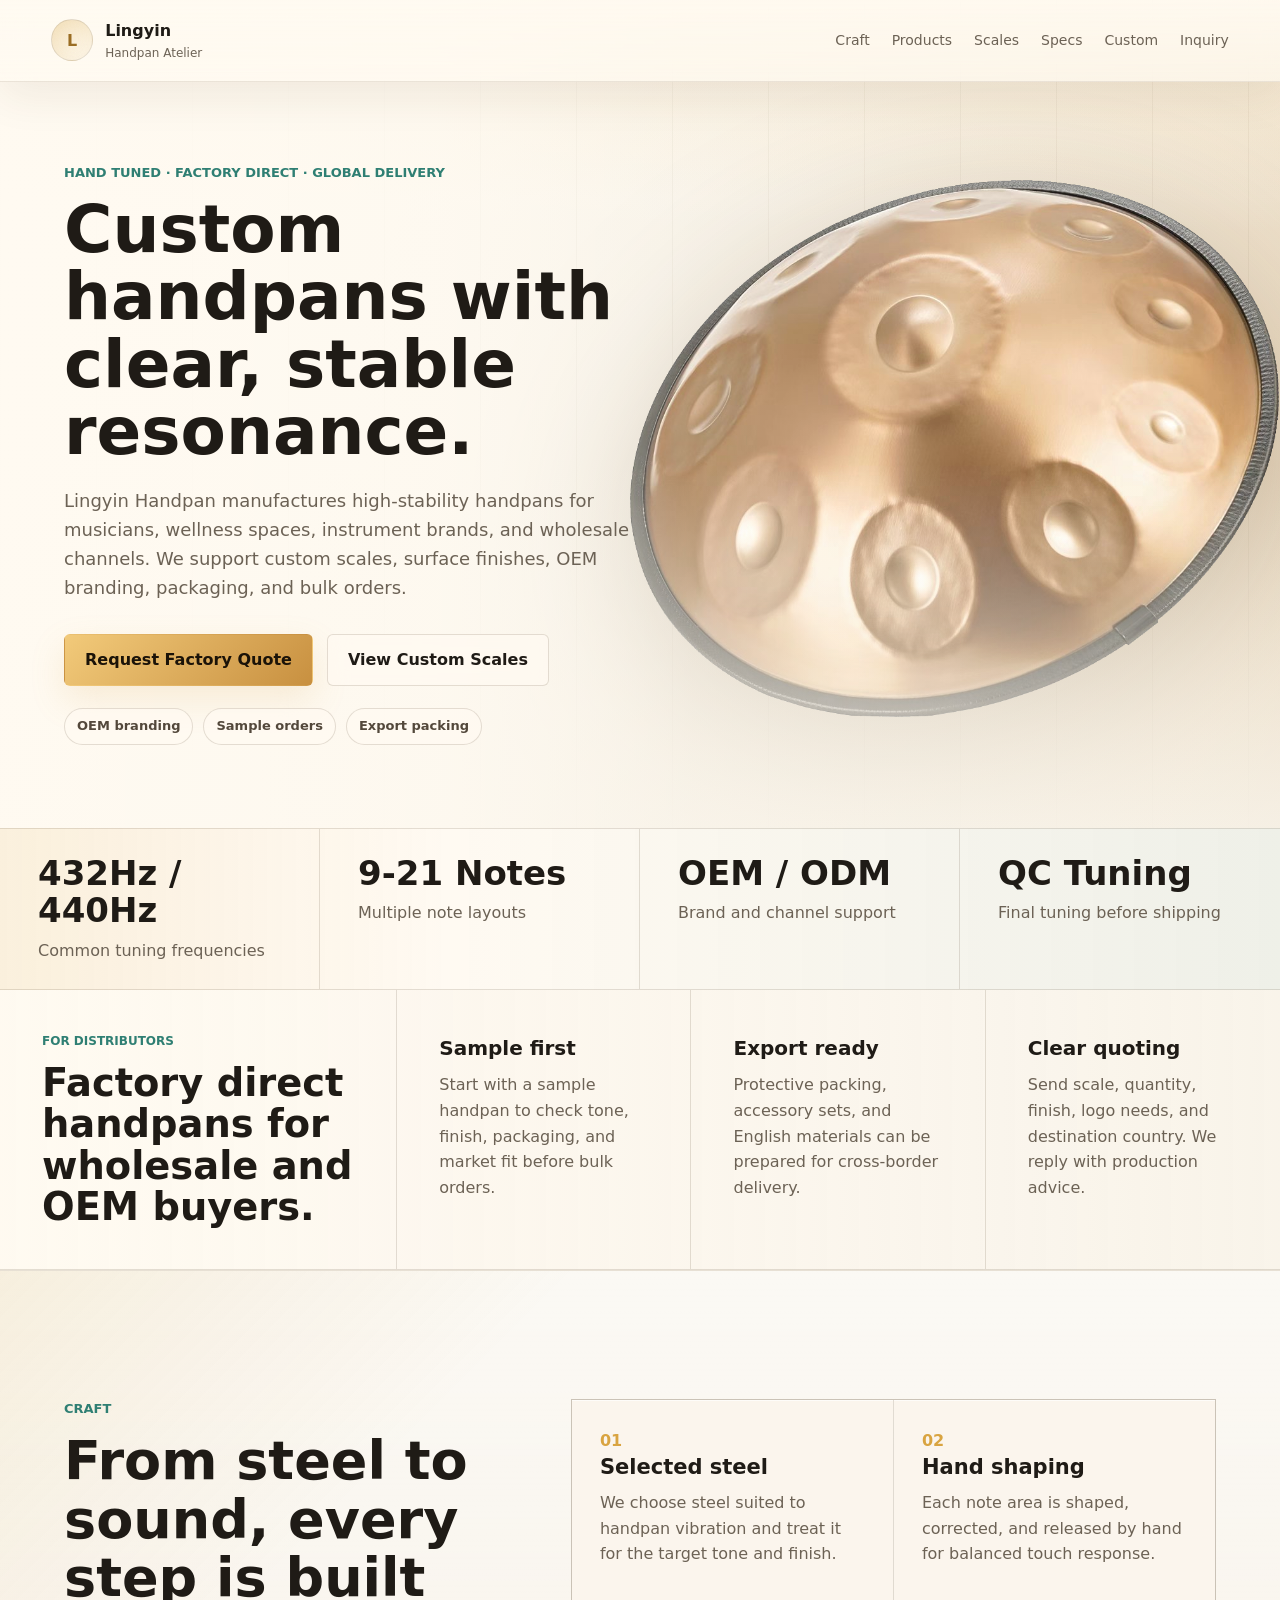
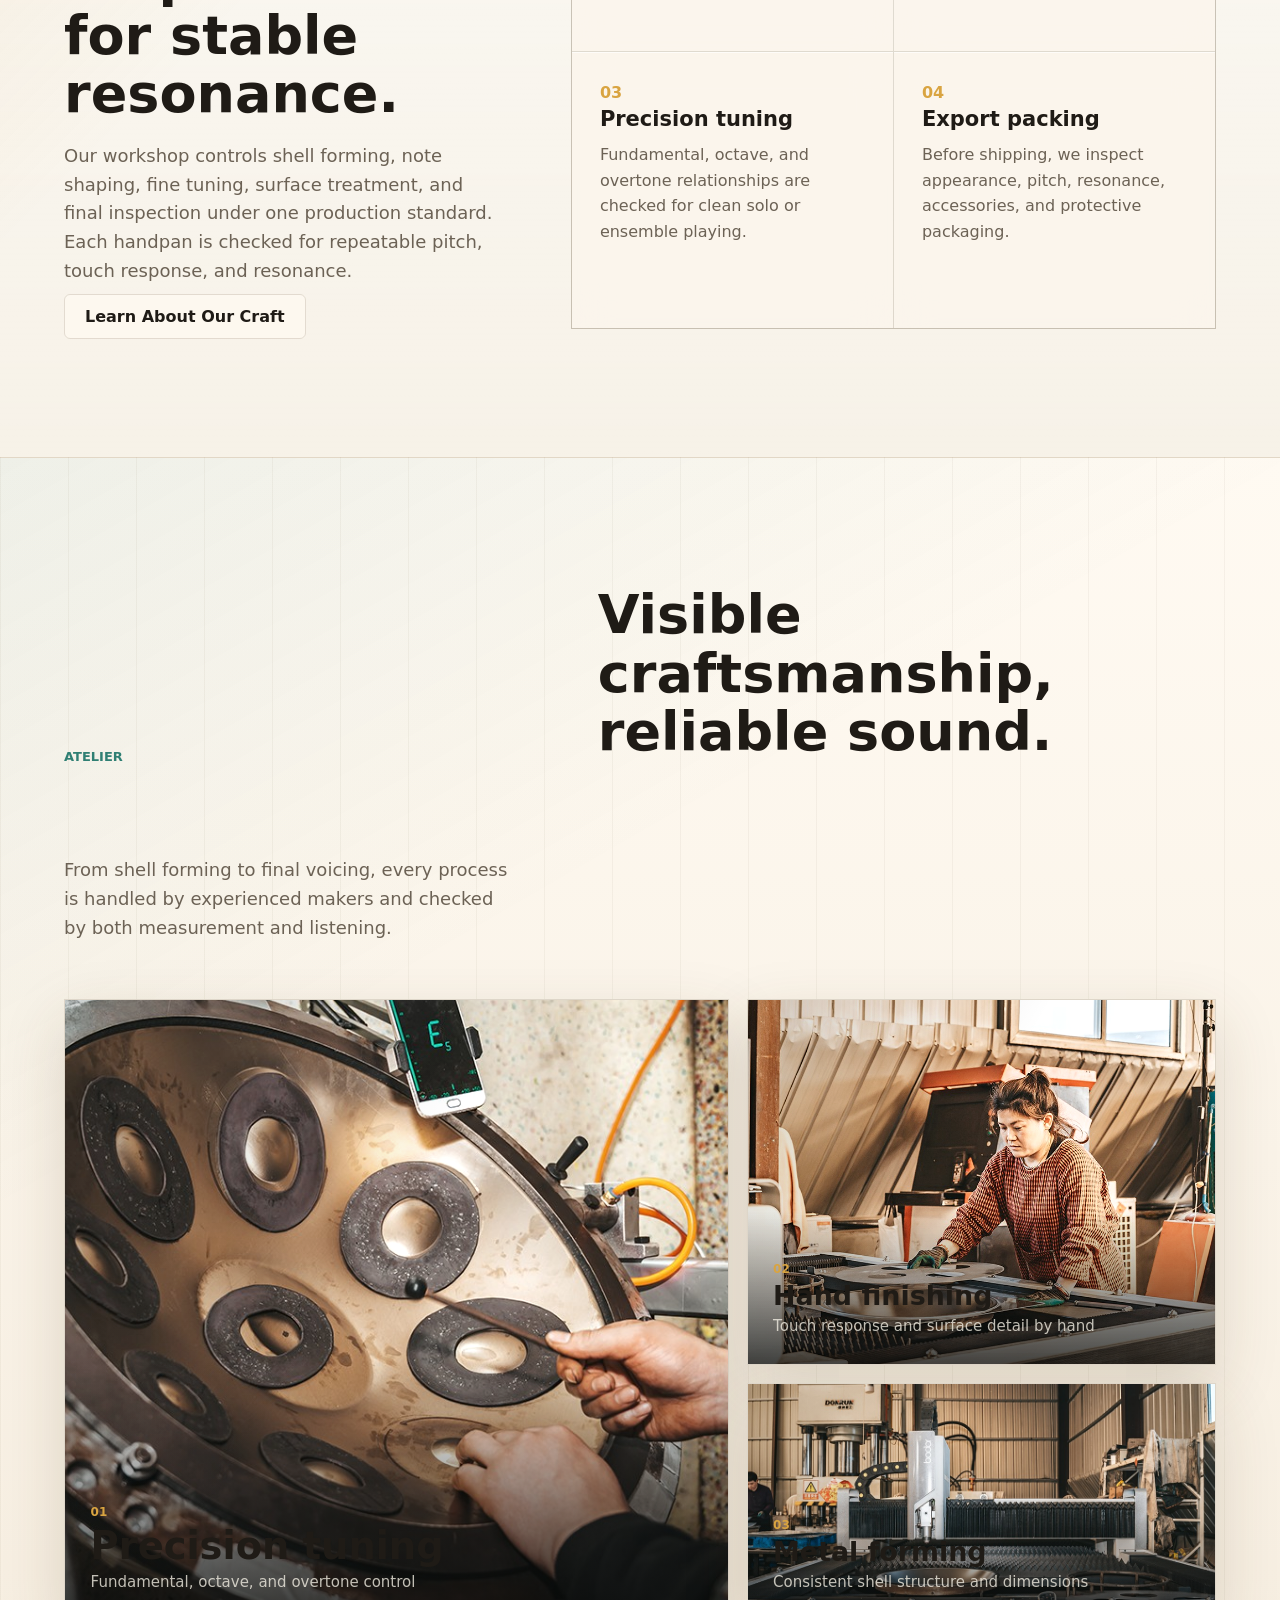
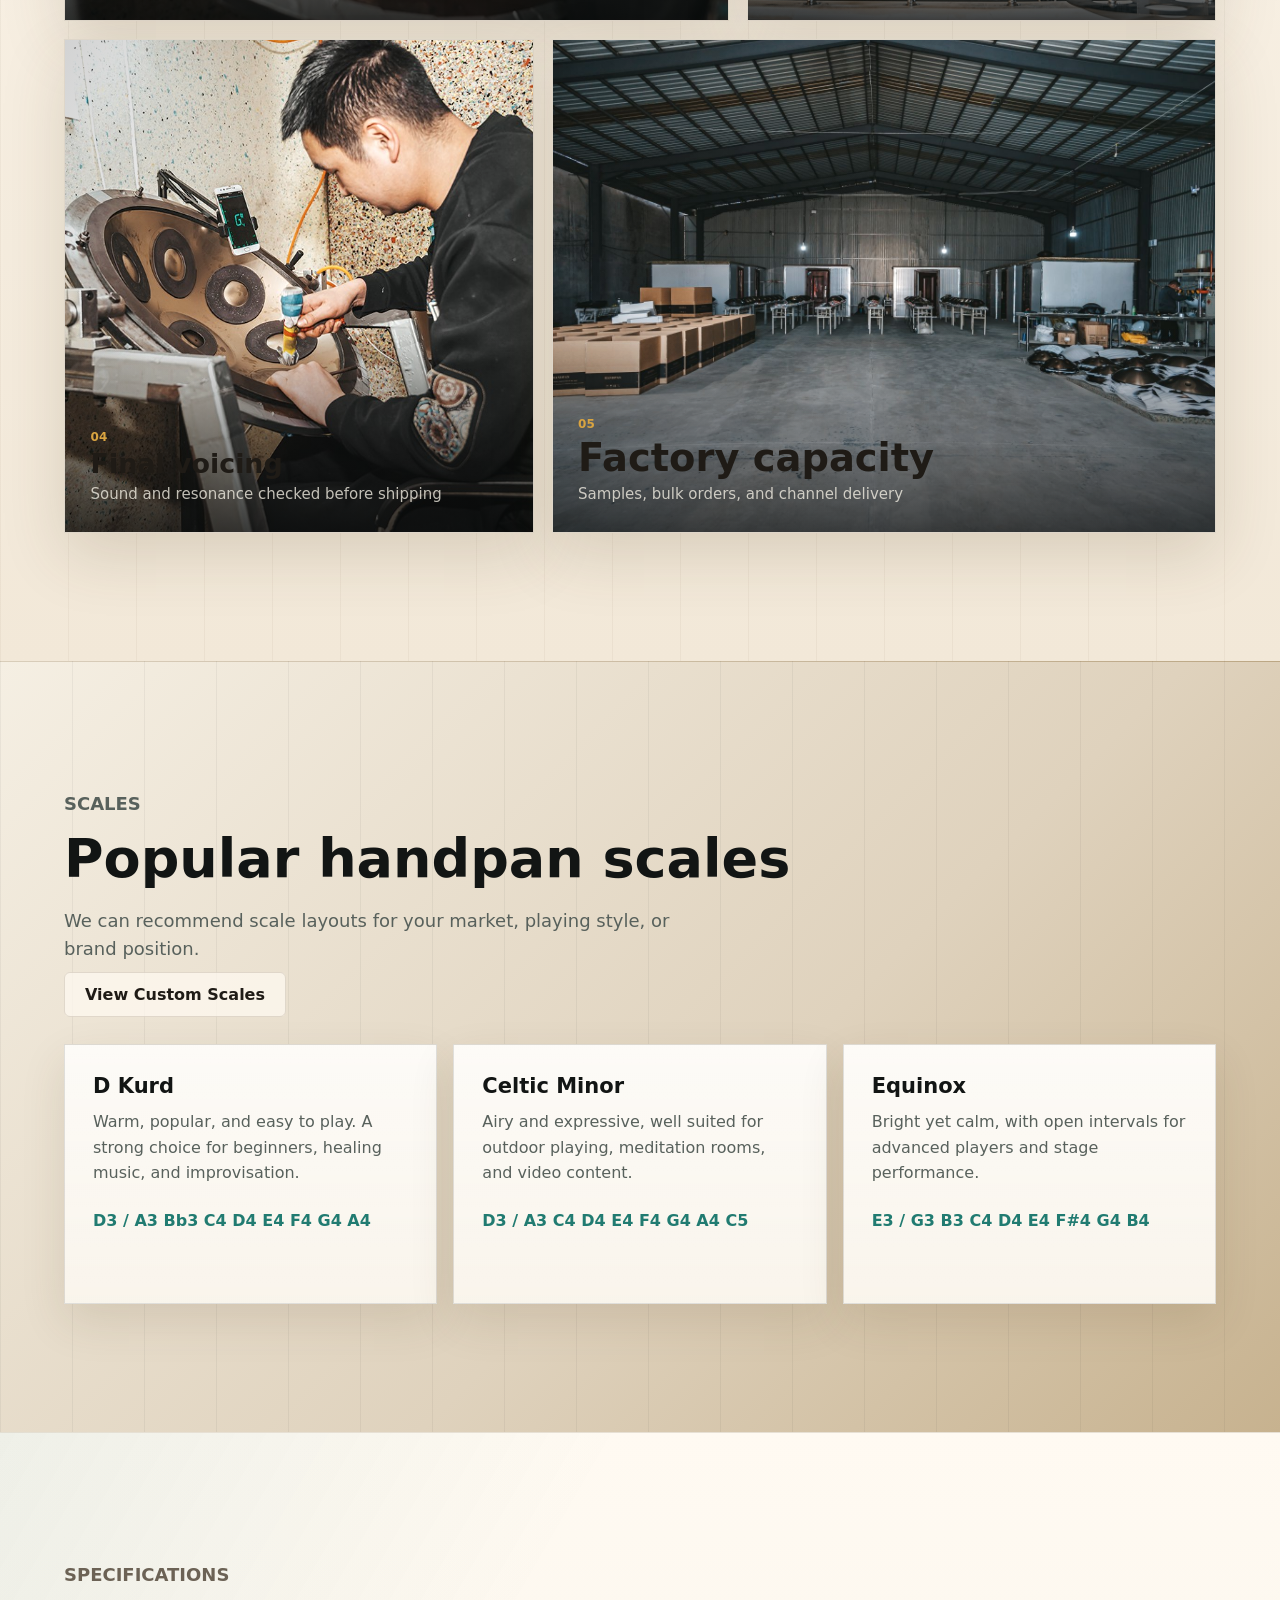
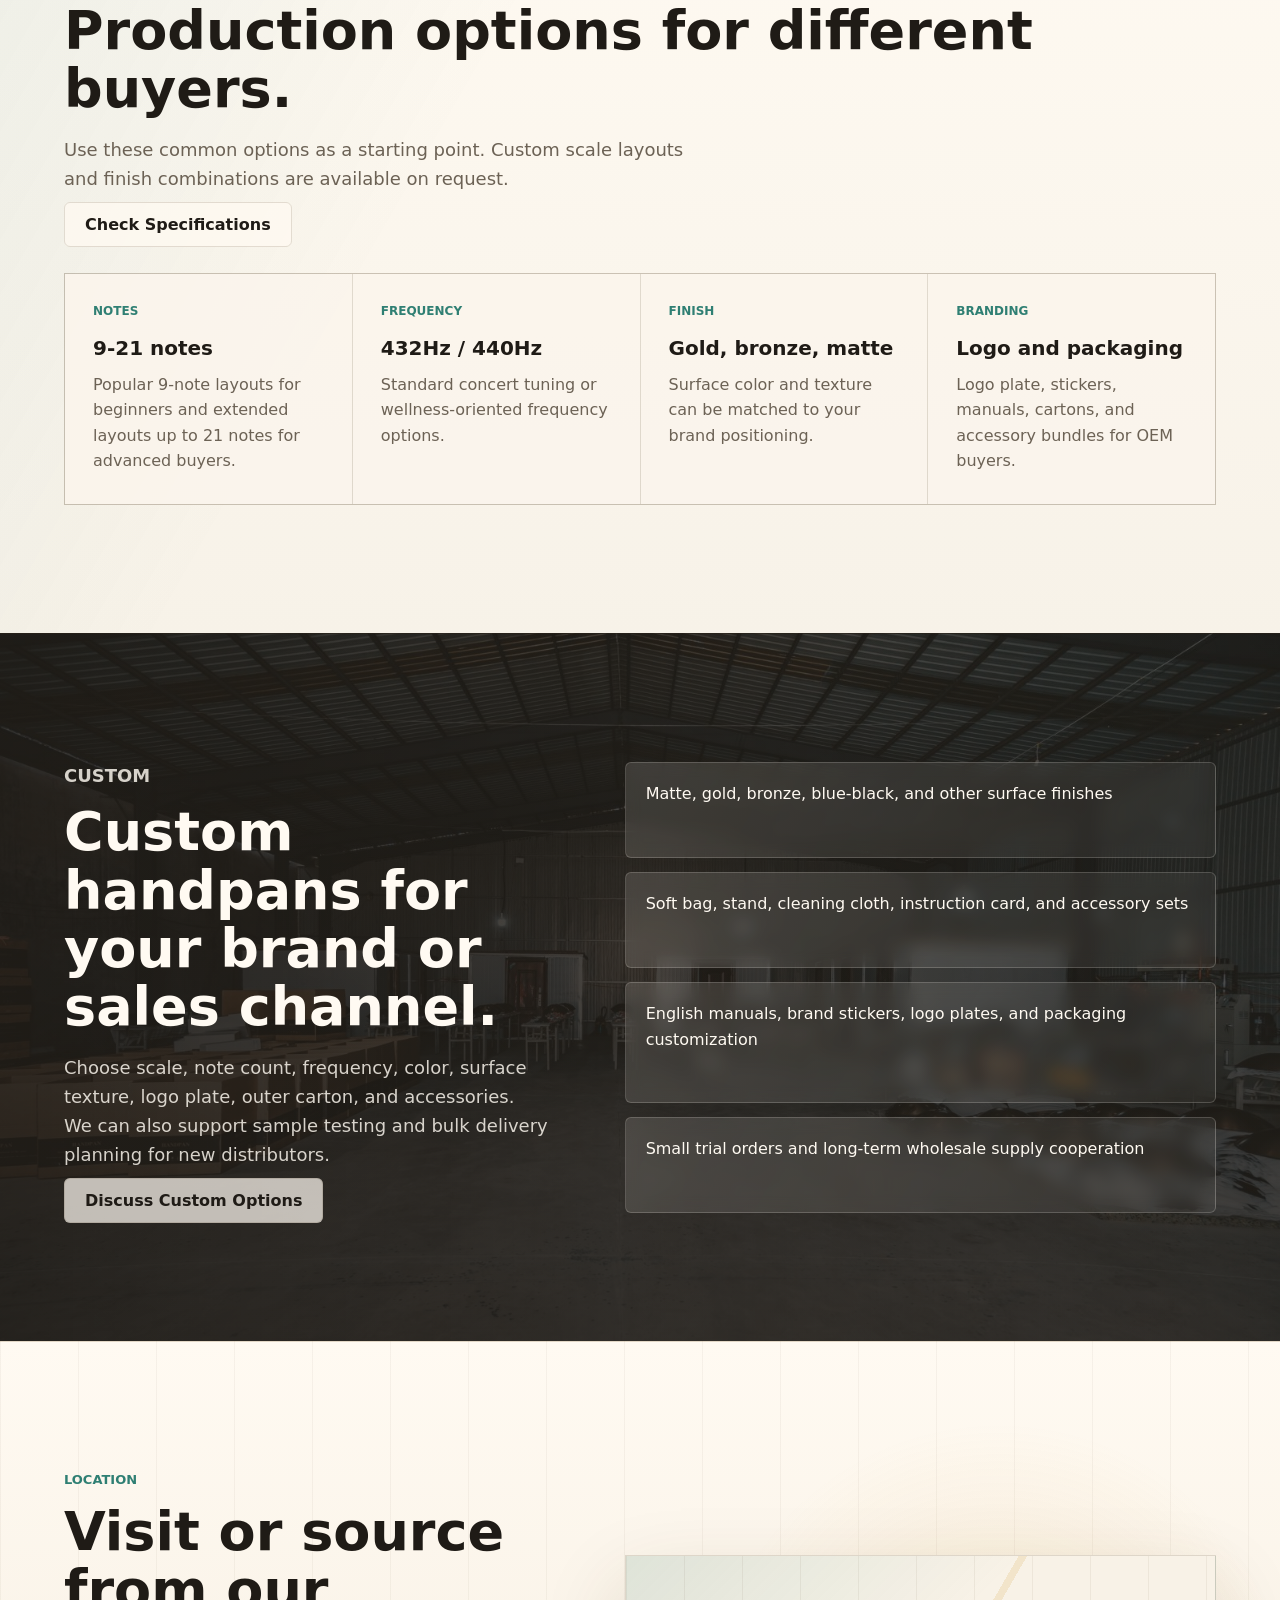
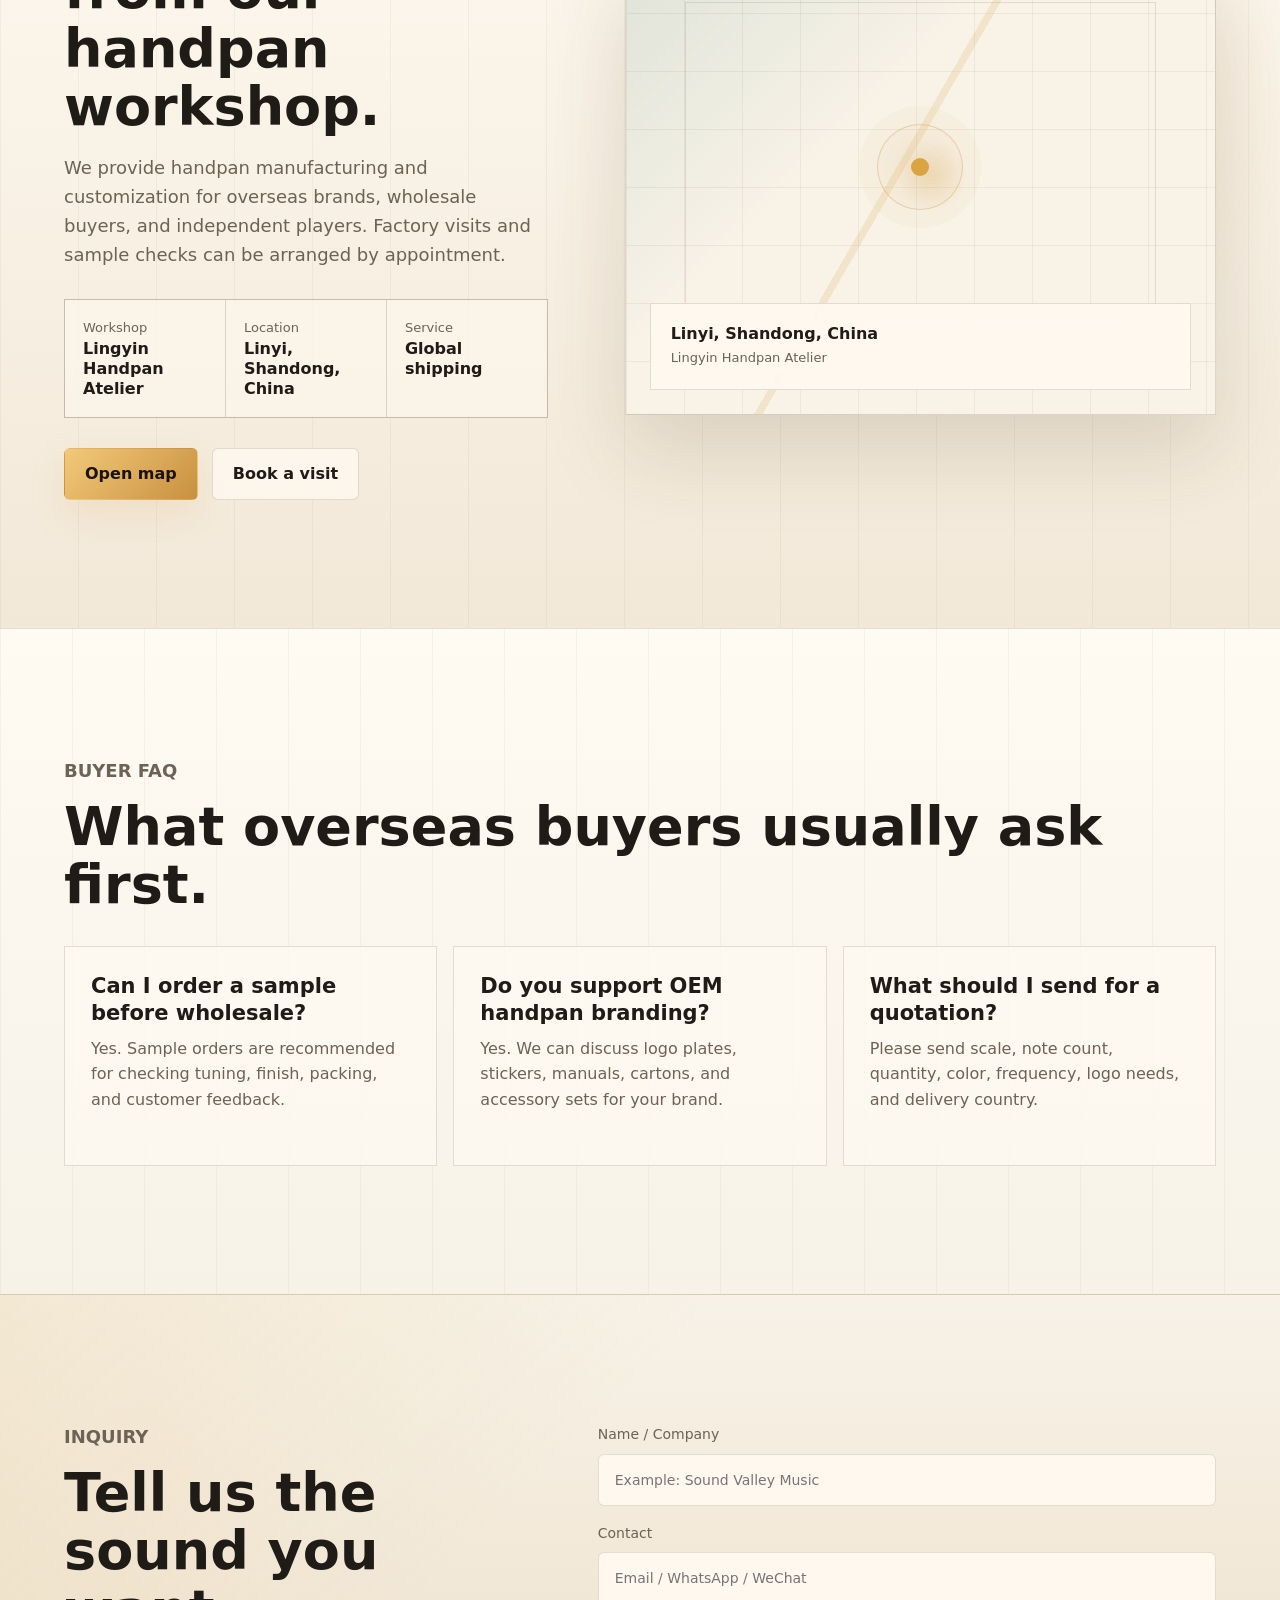
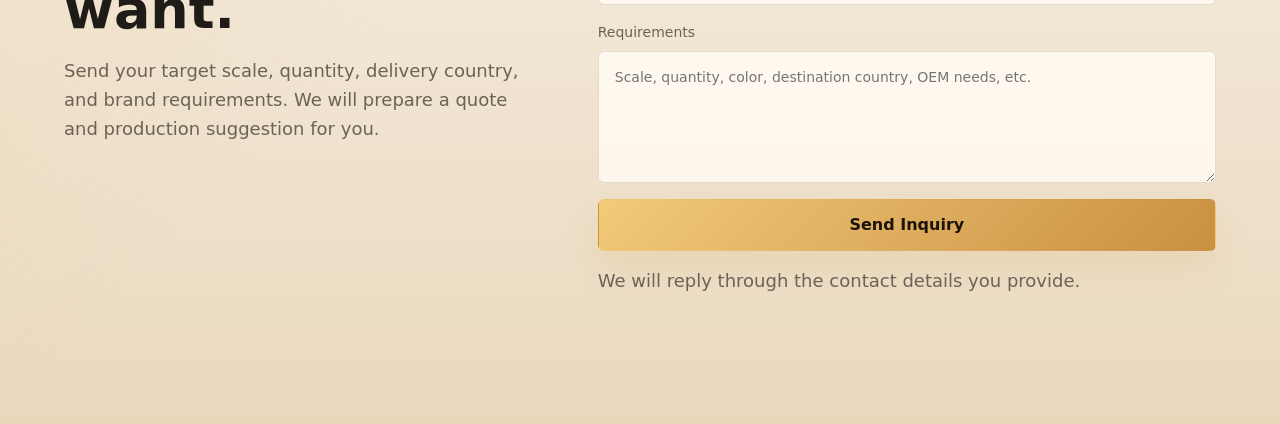
<file: index.html>
﻿<!doctype html>
<html lang="en">
  <head>
    <meta charset="utf-8" />
    <meta name="viewport" content="width=device-width, initial-scale=1" />
    <title>Handpan Manufacturer & Custom Handpan Supplier | Lingyin Handpan</title>
    <meta
      name="description"
      content="Lingyin Handpan is a China handpan manufacturer offering custom scales, OEM handpan production, wholesale supply, factory direct pricing, and global delivery."
    />
    <meta name="robots" content="index,follow" />
    <link rel="canonical" href="https://handpanmanufacturer.com/" />
    <meta property="og:title" content="Lingyin Handpan | Custom Handpan Manufacturer" />
    <meta property="og:description" content="Factory direct handpan manufacturing, custom scales, OEM branding, wholesale supply, and global delivery." />
    <meta property="og:type" content="website" />
    <meta property="og:site_name" content="Lingyin Handpan" />
    <meta property="og:url" content="https://handpanmanufacturer.com/" />
    <meta property="og:image" content="https://handpanmanufacturer.com/assets/hero-gold-handpan-cutout-clean.png" />
    <meta name="twitter:card" content="summary_large_image" />
    <meta name="twitter:title" content="Lingyin Handpan | Custom Handpan Manufacturer" />
    <meta name="twitter:description" content="Factory direct handpan manufacturing, custom scales, OEM branding, wholesale supply, and global delivery." />
    <meta name="twitter:image" content="https://handpanmanufacturer.com/assets/hero-gold-handpan-cutout-clean.png" />
    <meta name="theme-color" content="#f7f2e8" />
    <meta name="mobile-web-app-capable" content="yes" />
    <meta name="apple-mobile-web-app-capable" content="yes" />
    <meta name="apple-mobile-web-app-title" content="Lingyin" />
    <link rel="manifest" href="./manifest.json" />
    <link rel="apple-touch-icon" href="./assets/app-icon-192.png" />
    <link rel="stylesheet" href="./styles.css?v=20260610-nav-pages" />
  </head>
  <body>
    <header class="site-header">
      <a class="brand" href="#top" aria-label="Lingyin Handpan home">
        <span class="brand-mark">L</span>
        <span>
          <strong>Lingyin</strong>
          <small>Handpan Atelier</small>
        </span>
      </a>
      <nav class="nav" aria-label="Main navigation">
        <a href="/craft">Craft</a>
        <a href="/products">Products</a>
        <a href="/scales">Scales</a>
        <a href="/specs">Specs</a>
        <a href="/custom">Custom</a>
        <a href="/inquiry">Inquiry</a>
      </nav>
    </header>

    <main id="top">
      <section class="hero" aria-label="Custom handpan manufacturer homepage">
        <img class="hero-product" src="./assets/hero-gold-handpan-cutout-clean.png" alt="Golden custom handpan product" />
        <div class="hero-shade"></div>
        <div class="hero-copy">
          <p class="eyebrow">Hand tuned · Factory direct · Global delivery</p>
          <img class="mobile-hero-product" src="./assets/hero-gold-handpan-cutout-clean.png" alt="Golden custom handpan product" style="display: none; width: min(78vw, 292px); height: auto; max-height: 190px; margin: 0 auto 16px; object-fit: contain;" />
          <h1>Custom handpans with clear, stable resonance.</h1>
          <p>
            Lingyin Handpan manufactures high-stability handpans for musicians,
            wellness spaces, instrument brands, and wholesale channels. We support
            custom scales, surface finishes, OEM branding, packaging, and bulk orders.
          </p>
          <div class="hero-actions">
            <a class="button primary" href="/inquiry">Request Factory Quote</a>
            <a class="button secondary" href="/scales">View Custom Scales</a>
          </div>
          <div class="hero-trust" aria-label="Buyer trust points">
            <span>OEM branding</span>
            <span>Sample orders</span>
            <span>Export packing</span>
          </div>
        </div>
      </section>

      <section class="stats" aria-label="Manufacturing capabilities">
        <div>
          <strong>432Hz / 440Hz</strong>
          <span>Common tuning frequencies</span>
        </div>
        <div>
          <strong>9-21 Notes</strong>
          <span>Multiple note layouts</span>
        </div>
        <div>
          <strong>OEM / ODM</strong>
          <span>Brand and channel support</span>
        </div>
        <div>
          <strong>QC Tuning</strong>
          <span>Final tuning before shipping</span>
        </div>
      </section>

      <section class="buyer-panel" aria-label="Wholesale buyer information">
        <article>
          <span>For distributors</span>
          <h2>Factory direct handpans for wholesale and OEM buyers.</h2>
        </article>
        <article>
          <strong>Sample first</strong>
          <p>Start with a sample handpan to check tone, finish, packaging, and market fit before bulk orders.</p>
        </article>
        <article>
          <strong>Export ready</strong>
          <p>Protective packing, accessory sets, and English materials can be prepared for cross-border delivery.</p>
        </article>
        <article>
          <strong>Clear quoting</strong>
          <p>Send scale, quantity, finish, logo needs, and destination country. We reply with production advice.</p>
        </article>
      </section>

      <section class="section split" id="craft">
        <div>
          <p class="eyebrow">Craft</p>
          <h2>From steel to sound, every step is built for stable resonance.</h2>
          <p class="section-note">
            Our workshop controls shell forming, note shaping, fine tuning, surface
            treatment, and final inspection under one production standard. Each
            handpan is checked for repeatable pitch, touch response, and resonance.
          </p>
          <a class="button secondary" href="/craft">Learn About Our Craft</a>
        </div>
        <div class="feature-grid">
          <article>
            <span>01</span>
            <h3>Selected steel</h3>
            <p>We choose steel suited to handpan vibration and treat it for the target tone and finish.</p>
          </article>
          <article>
            <span>02</span>
            <h3>Hand shaping</h3>
            <p>Each note area is shaped, corrected, and released by hand for balanced touch response.</p>
          </article>
          <article>
            <span>03</span>
            <h3>Precision tuning</h3>
            <p>Fundamental, octave, and overtone relationships are checked for clean solo or ensemble playing.</p>
          </article>
          <article>
            <span>04</span>
            <h3>Export packing</h3>
            <p>Before shipping, we inspect appearance, pitch, resonance, accessories, and protective packaging.</p>
          </article>
        </div>
      </section>

      <section class="atelier-gallery" id="atelier" aria-label="Handpan workshop photos">
        <div class="gallery-intro">
          <p class="eyebrow">Atelier</p>
          <h2>Visible craftsmanship, reliable sound.</h2>
          <p>
            From shell forming to final voicing, every process is handled by experienced
            makers and checked by both measurement and listening.
          </p>
        </div>
        <div class="gallery-grid refined">
          <figure class="gallery-card hero-shot">
            <img src="./assets/craft-tuning-close.jpg" alt="Close-up of precision handpan tuning" />
            <figcaption>
              <span>01</span>
              <strong>Precision tuning</strong>
              <em>Fundamental, octave, and overtone control</em>
            </figcaption>
          </figure>
          <figure class="gallery-card detail-shot">
            <img src="./assets/craft-maker.jpg" alt="Handpan maker shaping note areas" />
            <figcaption>
              <span>02</span>
              <strong>Hand finishing</strong>
              <em>Touch response and surface detail by hand</em>
            </figcaption>
          </figure>
          <figure class="gallery-card detail-shot">
            <img src="./assets/craft-machine.jpg" alt="Metal forming equipment in handpan workshop" />
            <figcaption>
              <span>03</span>
              <strong>Metal forming</strong>
              <em>Consistent shell structure and dimensions</em>
            </figcaption>
          </figure>
          <figure class="gallery-card process-shot">
            <img src="./assets/craft-tuning-worker.jpg" alt="Craftsperson tuning a handpan" />
            <figcaption>
              <span>04</span>
              <strong>Final voicing</strong>
              <em>Sound and resonance checked before shipping</em>
            </figcaption>
          </figure>
          <figure class="gallery-card capacity-shot">
            <img src="./assets/craft-workshop-wide.jpg" alt="Handpan factory production and storage space" />
            <figcaption>
              <span>05</span>
              <strong>Factory capacity</strong>
              <em>Samples, bulk orders, and channel delivery</em>
            </figcaption>
          </figure>
        </div>
      </section>

      <section class="section tonal" id="scales">
        <div class="section-head">
          <p class="eyebrow">Scales</p>
          <h2>Popular handpan scales</h2>
          <p>We can recommend scale layouts for your market, playing style, or brand position.</p>
          <a class="button secondary" href="/scales">View Custom Scales</a>
        </div>
        <div class="scale-list">
          <article>
            <h3>D Kurd</h3>
            <p>Warm, popular, and easy to play. A strong choice for beginners, healing music, and improvisation.</p>
            <span>D3 / A3 Bb3 C4 D4 E4 F4 G4 A4</span>
          </article>
          <article>
            <h3>Celtic Minor</h3>
            <p>Airy and expressive, well suited for outdoor playing, meditation rooms, and video content.</p>
            <span>D3 / A3 C4 D4 E4 F4 G4 A4 C5</span>
          </article>
          <article>
            <h3>Equinox</h3>
            <p>Bright yet calm, with open intervals for advanced players and stage performance.</p>
            <span>E3 / G3 B3 C4 D4 E4 F#4 G4 B4</span>
          </article>
        </div>
      </section>

      <section class="section specs-section" id="specs">
        <div class="section-head">
          <p class="eyebrow">Specifications</p>
          <h2>Production options for different buyers.</h2>
          <p>Use these common options as a starting point. Custom scale layouts and finish combinations are available on request.</p>
          <a class="button secondary" href="/specs">Check Specifications</a>
        </div>
        <div class="spec-grid">
          <article>
            <span>Notes</span>
            <strong>9-21 notes</strong>
            <p>Popular 9-note layouts for beginners and extended layouts up to 21 notes for advanced buyers.</p>
          </article>
          <article>
            <span>Frequency</span>
            <strong>432Hz / 440Hz</strong>
            <p>Standard concert tuning or wellness-oriented frequency options.</p>
          </article>
          <article>
            <span>Finish</span>
            <strong>Gold, bronze, matte</strong>
            <p>Surface color and texture can be matched to your brand positioning.</p>
          </article>
          <article>
            <span>Branding</span>
            <strong>Logo and packaging</strong>
            <p>Logo plate, stickers, manuals, cartons, and accessory bundles for OEM buyers.</p>
          </article>
        </div>
      </section>

      <section class="section product-band" id="custom">
        <div>
          <p class="eyebrow">Custom</p>
          <h2>Custom handpans for your brand or sales channel.</h2>
          <p>
            Choose scale, note count, frequency, color, surface texture, logo plate,
            outer carton, and accessories. We can also support sample testing and
            bulk delivery planning for new distributors.
          </p>
          <a class="button secondary" href="/custom">Discuss Custom Options</a>
        </div>
        <ul class="check-list">
          <li>Matte, gold, bronze, blue-black, and other surface finishes</li>
          <li>Soft bag, stand, cleaning cloth, instruction card, and accessory sets</li>
          <li>English manuals, brand stickers, logo plates, and packaging customization</li>
          <li>Small trial orders and long-term wholesale supply cooperation</li>
        </ul>
      </section>

      <section class="section location-section" id="location">
        <div class="location-copy">
          <p class="eyebrow">Location</p>
          <h2>Visit or source from our handpan workshop.</h2>
          <p>
            We provide handpan manufacturing and customization for overseas brands,
            wholesale buyers, and independent players. Factory visits and sample
            checks can be arranged by appointment.
          </p>
          <div class="location-meta">
            <div>
              <span>Workshop</span>
              <strong>Lingyin Handpan Atelier</strong>
            </div>
            <div>
              <span>Location</span>
              <strong>Linyi, Shandong, China</strong>
            </div>
            <div>
              <span>Service</span>
              <strong>Global shipping</strong>
            </div>
          </div>
          <div class="location-actions">
            <a class="button primary" href="https://www.google.com/maps/search/?api=1&query=Linyi%20Shandong%20China%20handpan%20workshop" target="_blank" rel="noreferrer">Open map</a>
            <a class="button secondary" href="/inquiry">Book a visit</a>
          </div>
        </div>
        <div class="map-card" aria-label="Workshop location map">
          <div class="map-grid"></div>
          <div class="map-pin">
            <span></span>
          </div>
          <div class="map-label">
            <strong>Linyi, Shandong, China</strong>
            <span>Lingyin Handpan Atelier</span>
          </div>
        </div>
      </section>

      <section class="section faq-section" aria-label="Common buyer questions">
        <div class="section-head">
          <p class="eyebrow">Buyer FAQ</p>
          <h2>What overseas buyers usually ask first.</h2>
        </div>
        <div class="faq-list">
          <article>
            <h3>Can I order a sample before wholesale?</h3>
            <p>Yes. Sample orders are recommended for checking tuning, finish, packing, and customer feedback.</p>
          </article>
          <article>
            <h3>Do you support OEM handpan branding?</h3>
            <p>Yes. We can discuss logo plates, stickers, manuals, cartons, and accessory sets for your brand.</p>
          </article>
          <article>
            <h3>What should I send for a quotation?</h3>
            <p>Please send scale, note count, quantity, color, frequency, logo needs, and delivery country.</p>
          </article>
        </div>
      </section>

      <section class="section contact" id="contact">
        <div>
          <p class="eyebrow">Inquiry</p>
          <h2>Tell us the sound you want.</h2>
          <p>
            Send your target scale, quantity, delivery country, and brand requirements.
            We will prepare a quote and production suggestion for you.
          </p>
        </div>
        <form name="inquiry" action="https://formsubmit.co/19954068506a@gmail.com" method="POST">
          <input type="hidden" name="_subject" value="New Handpan Inquiry" />
          <input type="hidden" name="_template" value="table" />
          <input type="hidden" name="_captcha" value="false" />
          <input type="hidden" name="_next" value="https://handpanmanufacturer.com/thank-you.html" />
          <input type="hidden" name="source" value="handpanmanufacturer.com" />
          <input type="hidden" name="product" id="inquiry-product" value="" />
          <label>
            Name / Company
            <input type="text" name="name" placeholder="Example: Sound Valley Music" required />
          </label>
          <label>
            Contact
            <input type="text" name="contact" placeholder="Email / WhatsApp / WeChat" required />
          </label>
          <label>
            Requirements
            <textarea name="message" placeholder="Scale, quantity, color, destination country, OEM needs, etc." required></textarea>
          </label>
          <button type="submit">Send Inquiry</button>
          <p class="form-status" aria-live="polite">We will reply through the contact details you provide.</p>
        </form>
      </section>
    </main>
    <script type="application/ld+json">
      {
        "@context": "https://schema.org",
        "@type": "LocalBusiness",
        "name": "Lingyin Handpan",
        "url": "https://handpanmanufacturer.com/",
        "image": "https://handpanmanufacturer.com/assets/hero-gold-handpan-cutout-clean.png",
        "description": "China handpan manufacturer offering custom scales, OEM handpan production, wholesale supply, and global delivery.",
        "address": {
          "@type": "PostalAddress",
          "addressLocality": "Linyi",
          "addressRegion": "Shandong",
          "addressCountry": "CN"
        },
        "areaServed": "Worldwide",
        "makesOffer": [
          {
            "@type": "Offer",
            "itemOffered": {
              "@type": "Product",
              "name": "Custom handpan manufacturing"
            }
          }
        ]
      }
    </script>
    <script>
      const selectedProduct = new URLSearchParams(window.location.search).get("product");
      if (selectedProduct) {
        const productField = document.querySelector("#inquiry-product");
        const messageField = document.querySelector('textarea[name="message"]');
        if (productField) productField.value = selectedProduct;
        if (messageField && !messageField.value) {
          messageField.value = `Product: ${selectedProduct}\n\n`;
        }
      }

      if ("serviceWorker" in navigator) {
        window.addEventListener("load", () => {
          navigator.serviceWorker.register("./sw.js?v=20260608-domain-switch").catch(() => {});
        });
      }
    </script>
  </body>
</html>
</file>
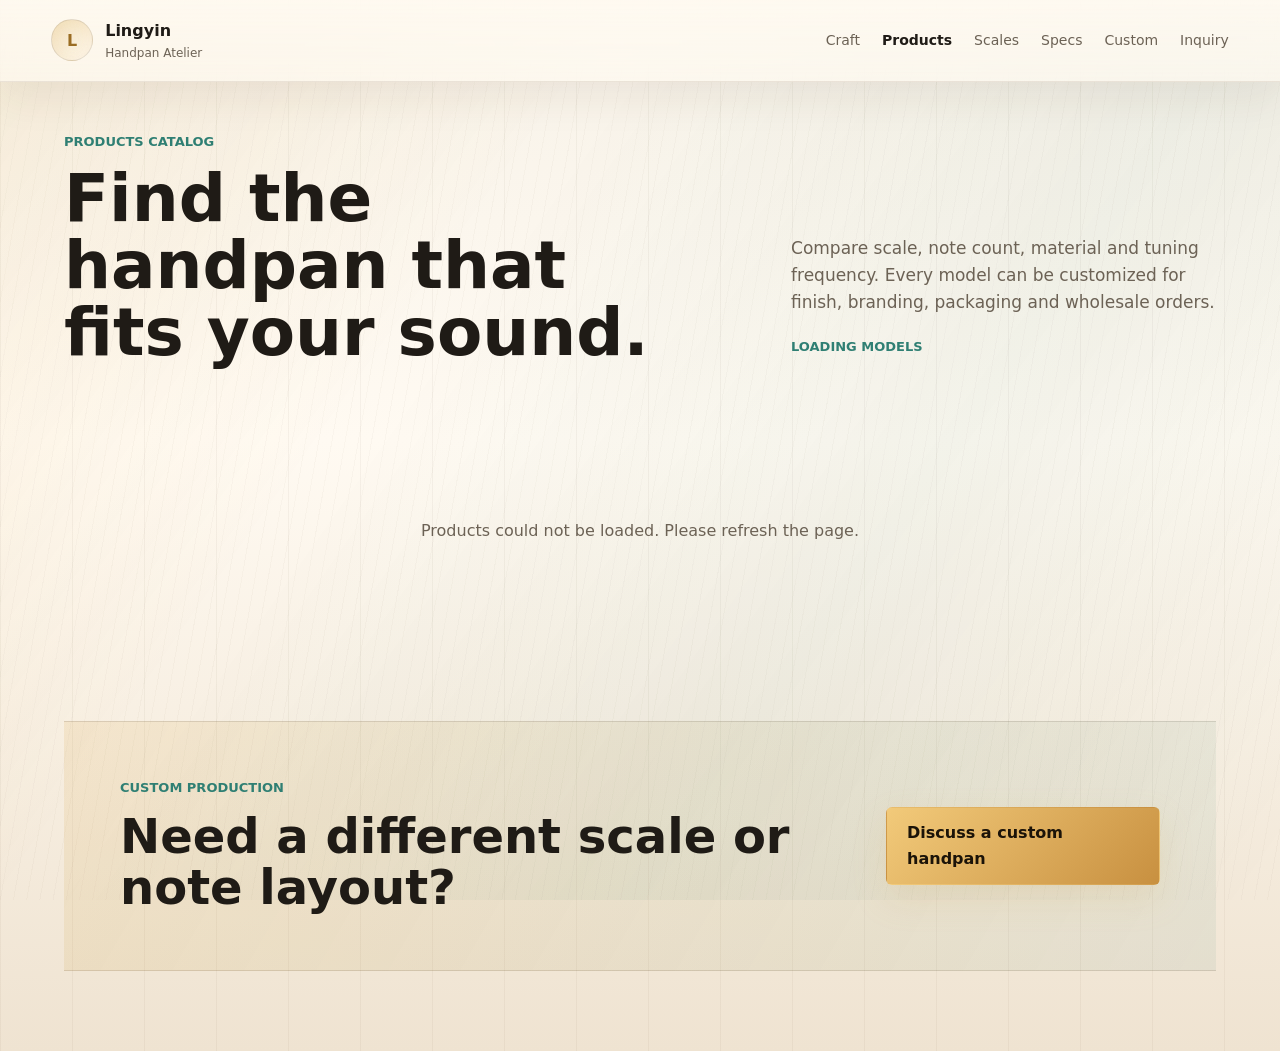
<file: catalog.html>
<!doctype html>
<html lang="en">
  <head>
    <meta charset="utf-8" />
    <meta name="viewport" content="width=device-width, initial-scale=1" />
    <title>Handpan Products Catalog | Lingyin Handpan</title>
    <meta name="description" content="Explore Lingyin Handpan models including D Kurd, F2 Pygmy, Celtic Minor and Equinox handpans in multiple note counts." />
    <meta name="robots" content="index,follow" />
    <link rel="canonical" href="https://handpanmanufacturer.com/products" />
    <meta property="og:title" content="Handpan Products Catalog | Lingyin Handpan" />
    <meta property="og:description" content="Explore custom handpan scales, note counts, materials and frequencies from Lingyin Handpan." />
    <meta property="og:type" content="website" />
    <meta property="og:site_name" content="Lingyin Handpan" />
    <meta property="og:url" content="https://handpanmanufacturer.com/products" />
    <meta property="og:image" content="https://handpanmanufacturer.com/assets/hero-gold-handpan-cutout-clean.png" />
    <meta name="twitter:card" content="summary_large_image" />
    <meta name="theme-color" content="#f7f2e8" />
    <link rel="manifest" href="/manifest.json" />
    <link rel="apple-touch-icon" href="/assets/app-icon-192.png" />
    <link rel="stylesheet" href="/styles.css?v=20260609-products-4" />
  </head>
  <body>
    <header class="site-header catalog-header">
      <a class="brand" href="/" aria-label="Lingyin Handpan home">
        <span class="brand-mark">L</span>
        <span><strong>Lingyin</strong><small>Handpan Atelier</small></span>
      </a>
      <nav class="nav" aria-label="Main navigation">
        <a href="/#craft">Craft</a>
        <a class="active" href="/products">Products</a>
        <a href="/#scales">Scales</a>
        <a href="/#specs">Specs</a>
        <a href="/#custom">Custom</a>
        <a href="/#contact">Inquiry</a>
      </nav>
    </header>
    <main class="catalog-main">
      <section class="catalog-intro">
        <div>
          <p class="eyebrow">Products Catalog</p>
          <h1>Find the handpan that fits your sound.</h1>
        </div>
        <div class="catalog-intro-copy">
          <p>Compare scale, note count, material and tuning frequency. Every model can be customized for finish, branding, packaging and wholesale orders.</p>
          <span data-product-count>Loading models</span>
        </div>
      </section>
      <section class="products-grid" data-products-grid aria-live="polite">
        <p class="products-loading" data-products-loading>Loading products...</p>
      </section>
      <section class="catalog-cta">
        <div>
          <p class="eyebrow">Custom production</p>
          <h2>Need a different scale or note layout?</h2>
        </div>
        <a class="button primary" href="/#contact">Discuss a custom handpan</a>
      </section>
    </main>
    <script src="/products.js?v=20260609-products" defer></script>
  </body>
</html>
</file>
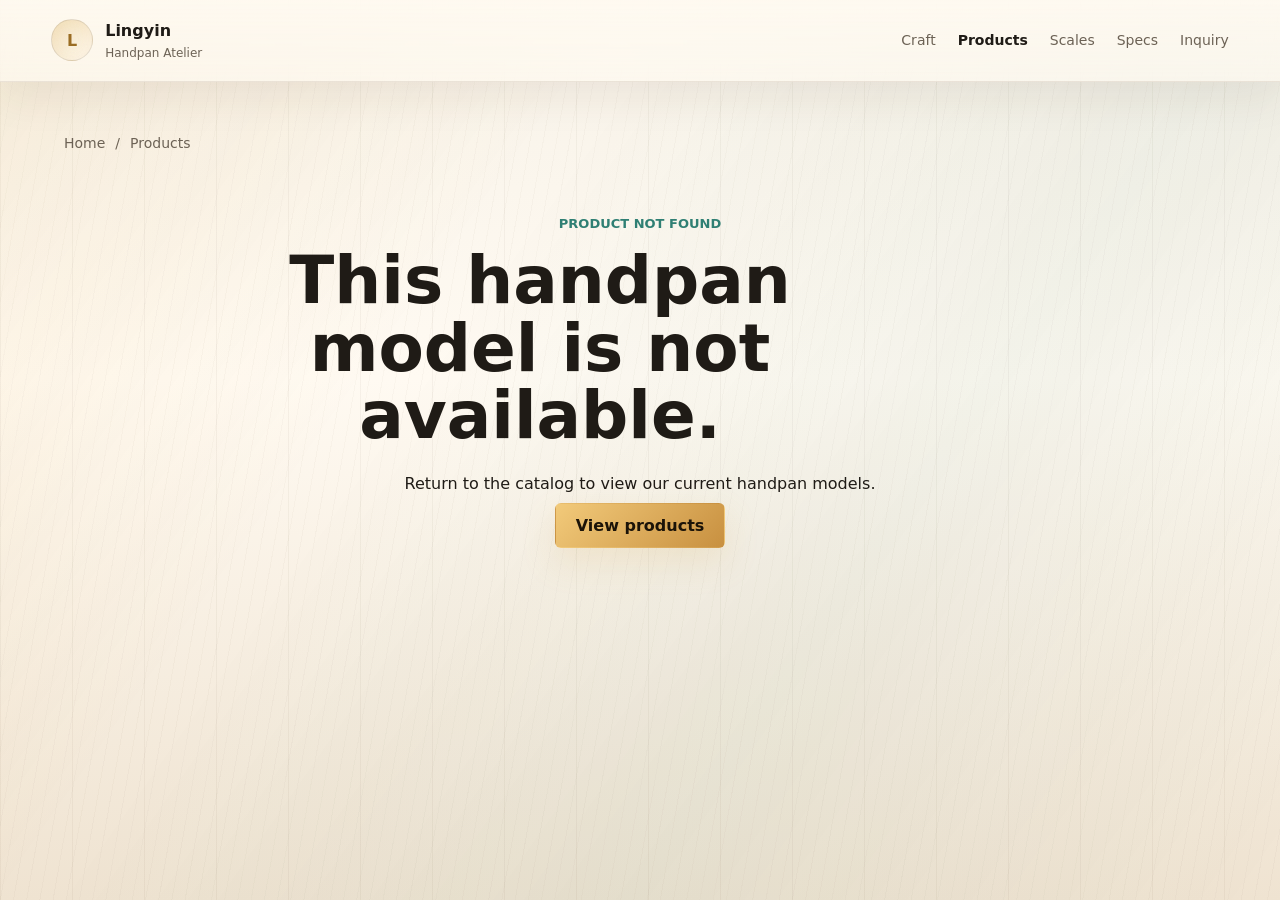
<file: product-detail.html>
<!doctype html>
<html lang="en">
  <head>
    <meta charset="utf-8" />
    <meta name="viewport" content="width=device-width, initial-scale=1" />
    <title>Handpan Product | Lingyin Handpan</title>
    <meta name="description" content="View handpan scale, notes, material, frequency, description and product images from Lingyin Handpan." />
    <meta name="robots" content="index,follow" />
    <link rel="canonical" href="https://handpanmanufacturer.com/products" />
    <meta property="og:title" content="Handpan Product | Lingyin Handpan" />
    <meta property="og:description" content="Custom handpan specifications and product details from Lingyin Handpan." />
    <meta property="og:type" content="product" />
    <meta property="og:site_name" content="Lingyin Handpan" />
    <meta property="og:url" content="https://handpanmanufacturer.com/products" />
    <meta property="og:image" content="https://handpanmanufacturer.com/assets/hero-gold-handpan-cutout-clean.png" />
    <meta name="twitter:card" content="summary_large_image" />
    <meta name="theme-color" content="#f7f2e8" />
    <link rel="manifest" href="/manifest.json" />
    <link rel="apple-touch-icon" href="/assets/app-icon-192.png" />
    <link rel="stylesheet" href="/styles.css?v=20260609-products-4" />
    <script type="application/ld+json" data-product-jsonld>{}</script>
  </head>
  <body>
    <header class="site-header catalog-header">
      <a class="brand" href="/" aria-label="Lingyin Handpan home">
        <span class="brand-mark">L</span>
        <span><strong>Lingyin</strong><small>Handpan Atelier</small></span>
      </a>
      <nav class="nav" aria-label="Main navigation">
        <a href="/#craft">Craft</a>
        <a class="active" href="/products">Products</a>
        <a href="/#scales">Scales</a>
        <a href="/#specs">Specs</a>
        <a href="/#contact">Inquiry</a>
      </nav>
    </header>
    <main class="product-main">
      <nav class="breadcrumb" aria-label="Breadcrumb">
        <a href="/">Home</a><span>/</span><a href="/products">Products</a>
      </nav>
      <section class="product-detail" data-product-detail>
        <p class="products-loading" data-products-loading>Loading product...</p>
      </section>
    </main>
    <script src="/products.js?v=20260609-products" defer></script>
  </body>
</html>
</file>
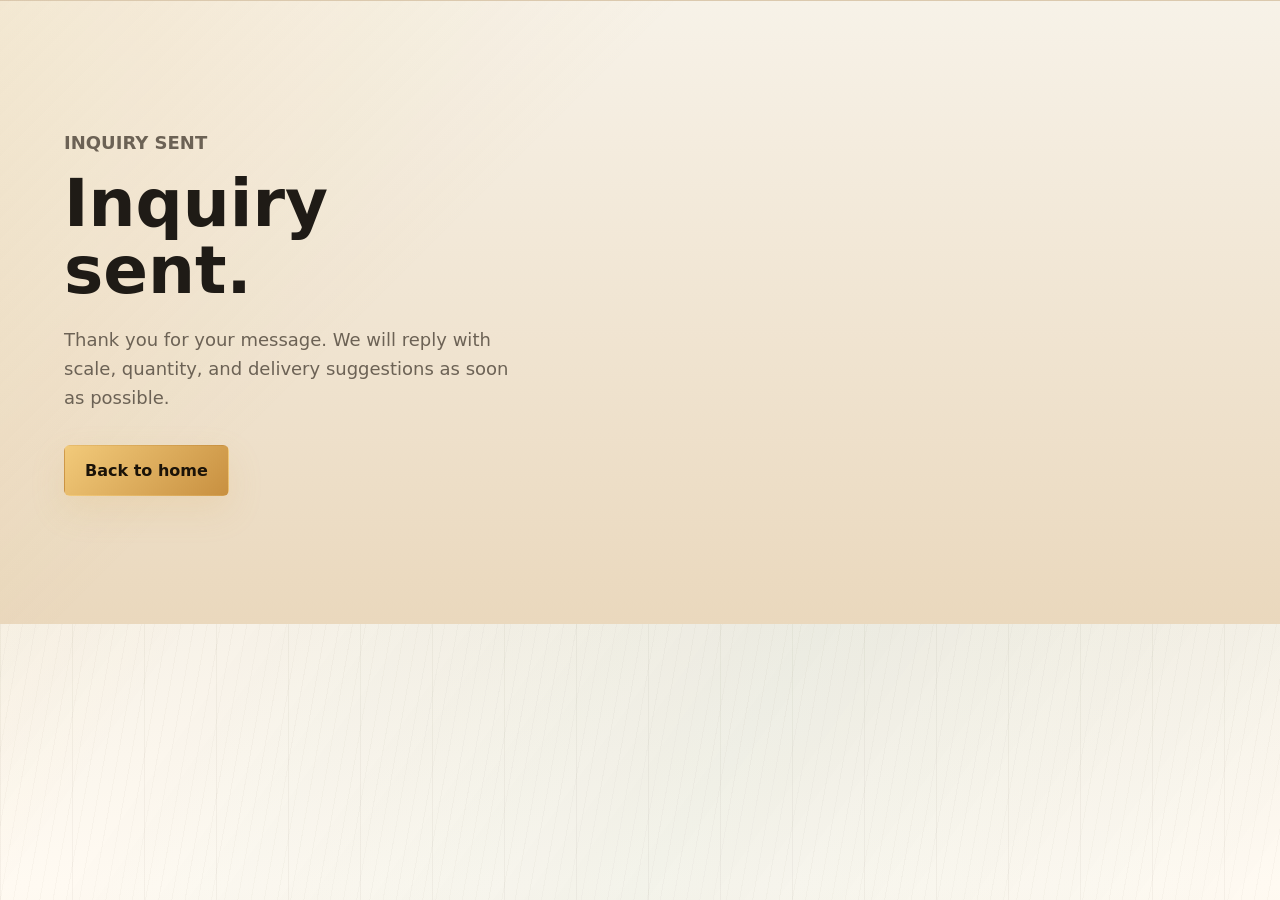
<file: success.html>
﻿<!doctype html>
<html lang="en">
  <head>
    <meta charset="utf-8" />
    <meta name="viewport" content="width=device-width, initial-scale=1" />
    <title>Inquiry Sent | Lingyin Handpan</title>
    <meta name="robots" content="noindex,follow" />
    <meta name="theme-color" content="#f7f2e8" />
    <meta name="mobile-web-app-capable" content="yes" />
    <meta name="apple-mobile-web-app-capable" content="yes" />
    <meta name="apple-mobile-web-app-title" content="Lingyin" />
    <link rel="manifest" href="./manifest.json" />
    <link rel="apple-touch-icon" href="./assets/app-icon-192.png" />
    <link rel="stylesheet" href="./styles.css" />
  </head>
  <body>
    <main>
      <section class="section contact">
        <div>
          <p class="eyebrow">Inquiry sent</p>
          <h1>Inquiry sent.</h1>
          <p>Thank you for your message. We will reply with scale, quantity, and delivery suggestions as soon as possible.</p>
          <div class="hero-actions">
            <a class="button primary" href="./">Back to home</a>
          </div>
        </div>
      </section>
    </main>
    <script>
      if ("serviceWorker" in navigator) {
        window.addEventListener("load", () => {
          navigator.serviceWorker.register("./sw.js").catch(() => {});
        });
      }
    </script>
  </body>
</html>
</file>
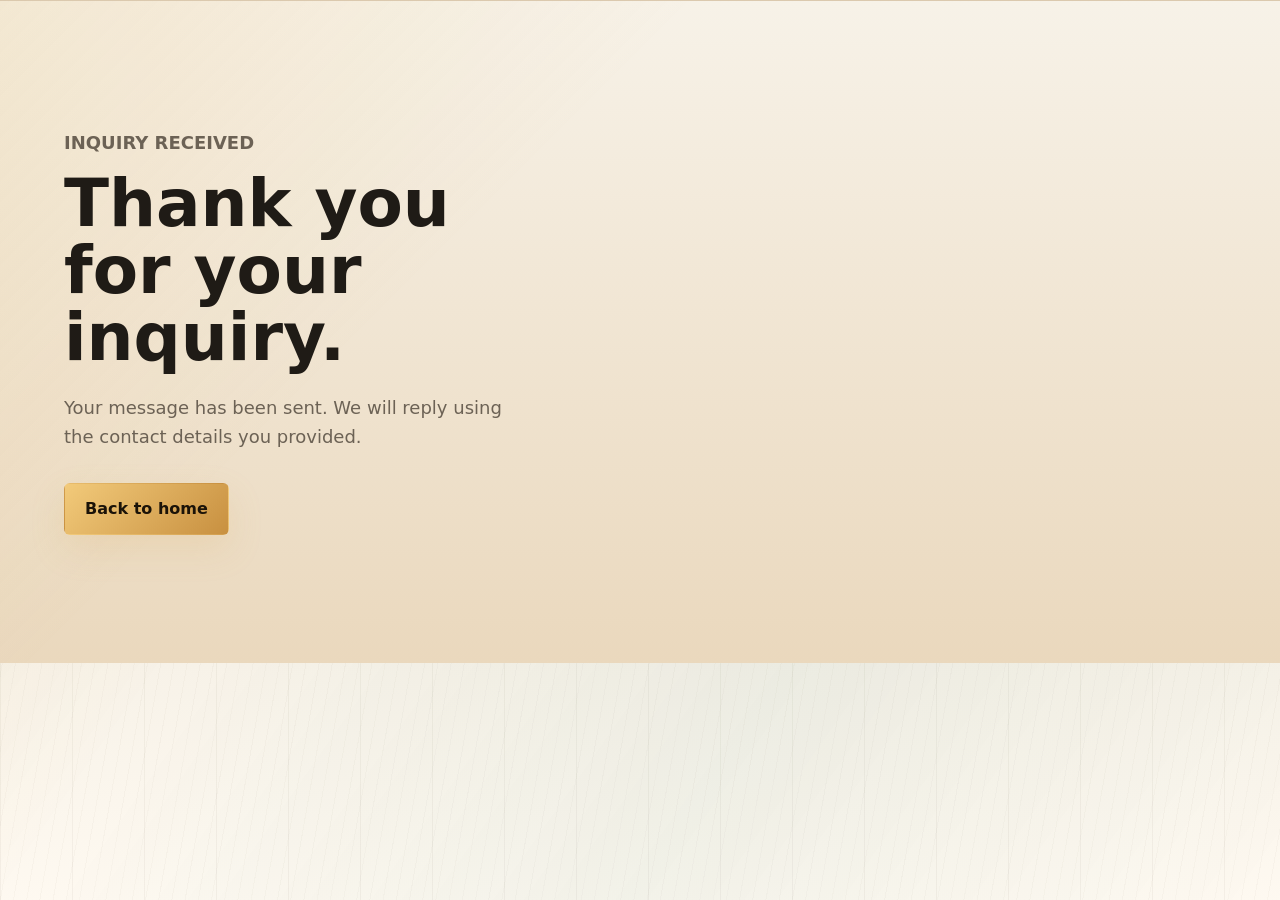
<file: thank-you.html>
<!doctype html>
<html lang="en">
  <head>
    <meta charset="utf-8" />
    <meta name="viewport" content="width=device-width, initial-scale=1" />
    <title>Thank You | Lingyin Handpan</title>
    <meta name="robots" content="noindex,follow" />
    <meta name="theme-color" content="#f7f2e8" />
    <link rel="manifest" href="./manifest.json" />
    <link rel="apple-touch-icon" href="./assets/app-icon-192.png" />
    <link rel="stylesheet" href="./styles.css?v=20260608-form-fix" />
  </head>
  <body>
    <main>
      <section class="section contact">
        <div>
          <p class="eyebrow">Inquiry received</p>
          <h1>Thank you for your inquiry.</h1>
          <p>Your message has been sent. We will reply using the contact details you provided.</p>
          <div class="hero-actions">
            <a class="button primary" href="./">Back to home</a>
          </div>
        </div>
      </section>
    </main>
  </body>
</html>
</file>
<file: styles.css>
:root {
  color-scheme: light;
  --ink: #1f1b16;
  --muted: #6c6255;
  --panel: rgba(255, 250, 241, 0.86);
  --line: rgba(89, 70, 45, 0.16);
  --gold: #d9a441;
  --teal: #2f7f73;
  --deep: #f7f2e8;
  --bronze: #7a5632;
  --smoke: #fffaf2;
}

* {
  box-sizing: border-box;
}

html {
  scroll-behavior: smooth;
}

body {
  margin: 0;
  background:
    linear-gradient(90deg, rgba(89, 70, 45, 0.05) 1px, transparent 1px) 0 0 / 72px 72px,
    linear-gradient(180deg, #f7f2e8 0%, #fffaf2 42%, #efe3d1 100%);
  color: var(--ink);
  font-family:
    Inter, "PingFang SC", "Microsoft YaHei", system-ui, -apple-system, sans-serif;
  line-height: 1.6;
}

body::before {
  content: "";
  position: fixed;
  z-index: -1;
  inset: 0;
  pointer-events: none;
  background:
    linear-gradient(125deg, rgba(217, 164, 65, 0.14), transparent 34%, rgba(47, 127, 115, 0.08) 66%, transparent 100%),
    repeating-linear-gradient(100deg, rgba(89, 70, 45, 0.035) 0 1px, transparent 1px 13px);
  opacity: 0.72;
}

a {
  color: inherit;
  text-decoration: none;
}

.site-header {
  position: fixed;
  z-index: 10;
  top: 0;
  left: 0;
  right: 0;
  display: flex;
  align-items: center;
  justify-content: space-between;
  gap: 24px;
  padding: 18px clamp(18px, 4vw, 56px);
  border-bottom: 1px solid rgba(89, 70, 45, 0.12);
  background: linear-gradient(rgba(255, 250, 241, 0.92), rgba(255, 250, 241, 0.68));
  backdrop-filter: blur(14px);
  box-shadow: 0 14px 44px rgba(74, 55, 25, 0.08);
}

.brand {
  display: flex;
  align-items: center;
  gap: 12px;
  min-width: 188px;
}

.brand-mark {
  display: grid;
  width: 42px;
  height: 42px;
  place-items: center;
  border: 1px solid var(--line);
  border-radius: 50%;
  background:
    linear-gradient(145deg, rgba(217, 164, 65, 0.28), rgba(255, 250, 241, 0.78));
  color: #9a6d23;
  font-weight: 800;
  box-shadow: inset 0 0 22px rgba(215, 170, 94, 0.12);
}

.brand strong,
.brand small {
  display: block;
}

.brand small {
  color: var(--muted);
  font-size: 12px;
}

.nav {
  display: flex;
  flex-wrap: wrap;
  justify-content: flex-end;
  gap: 8px 22px;
  color: var(--muted);
  font-size: 14px;
}

.nav a:hover {
  color: #9a6d23;
}

.hero {
  position: relative;
  min-height: 92svh;
  display: grid;
  align-items: center;
  overflow: hidden;
  background:
    linear-gradient(90deg, rgba(89, 70, 45, 0.06) 1px, transparent 1px) 0 0 / 96px 96px,
    linear-gradient(180deg, rgba(255, 250, 241, 0.72), transparent 28%),
    linear-gradient(110deg, #fffaf2 0%, #f7f2e8 48%, #ead8bd 100%);
}

.hero img {
  position: absolute;
  inset: 0;
  width: 100%;
  height: 100%;
}

.hero-product {
  object-fit: contain;
  object-position: 98% 60%;
  padding: clamp(54px, 7vw, 96px) clamp(0px, 1vw, 12px) clamp(22px, 4vw, 52px) clamp(360px, 50vw, 720px);
  transform: scale(1.07);
  transform-origin: 74% 56%;
  mix-blend-mode: normal;
  opacity: 1;
  filter: drop-shadow(0 42px 72px rgba(74, 55, 25, 0.28)) brightness(1.02) saturate(1.08) contrast(1.02);
}

.mobile-hero-product {
  display: none;
}

.hero-shade {
  position: absolute;
  inset: 0;
  background:
    linear-gradient(90deg, rgba(255, 250, 241, 0.98), rgba(255, 250, 241, 0.8) 34%, rgba(255, 250, 241, 0.22) 54%, rgba(255, 250, 241, 0.02) 100%),
    linear-gradient(0deg, rgba(247, 242, 232, 0.9), transparent 44%),
    linear-gradient(180deg, rgba(217, 164, 65, 0.14), transparent 24%);
}

.hero-copy {
  position: relative;
  z-index: 1;
  width: min(760px, calc(100% - 36px));
  margin-left: clamp(18px, 5vw, 72px);
  padding-top: 80px;
}

.eyebrow {
  margin: 0 0 12px;
  color: var(--teal);
  font-size: 13px;
  font-weight: 700;
  letter-spacing: 0;
  text-transform: uppercase;
}

h1,
h2,
h3,
p {
  margin-top: 0;
}

h1 {
  max-width: 560px;
  margin-bottom: 22px;
  font-size: clamp(42px, 6vw, 66px);
  line-height: 1.02;
  letter-spacing: 0;
}

h2 {
  margin-bottom: 18px;
  font-size: clamp(30px, 5vw, 54px);
  line-height: 1.08;
  letter-spacing: 0;
}

h3 {
  margin-bottom: 10px;
  font-size: 21px;
  line-height: 1.25;
}

.hero-copy p:not(.eyebrow),
.section-head p,
.section-note,
.product-band p,
.contact p {
  max-width: 620px;
  color: var(--muted);
  font-size: 18px;
}

.hero-actions {
  display: flex;
  flex-wrap: wrap;
  gap: 14px;
  margin-top: 32px;
}

.hero-trust {
  display: flex;
  flex-wrap: wrap;
  gap: 10px;
  margin-top: 22px;
}

.hero-trust span {
  display: inline-flex;
  align-items: center;
  border: 1px solid rgba(89, 70, 45, 0.16);
  border-radius: 999px;
  padding: 7px 12px;
  background: rgba(255, 250, 241, 0.72);
  color: #53483b;
  font-size: 13px;
  font-weight: 700;
}

.button,
button {
  min-height: 48px;
  border: 1px solid var(--line);
  border-radius: 6px;
  padding: 12px 20px;
  font: inherit;
  font-weight: 700;
  cursor: pointer;
}

.button.primary,
button {
  background: linear-gradient(135deg, #f2ca7a, #c89040);
  color: #1b1308;
  border-color: transparent;
  box-shadow: 0 14px 34px rgba(215, 170, 94, 0.18);
}

.button.secondary {
  background: rgba(255, 250, 241, 0.72);
  backdrop-filter: blur(10px);
  color: var(--ink);
}

.stats {
  display: grid;
  grid-template-columns: repeat(4, 1fr);
  border-top: 1px solid var(--line);
  border-bottom: 1px solid var(--line);
  background:
    linear-gradient(90deg, rgba(217, 164, 65, 0.12), transparent 35%, rgba(47, 127, 115, 0.08)),
    #fffaf2;
}

.stats div {
  min-height: 124px;
  padding: 26px clamp(18px, 3vw, 38px);
  border-right: 1px solid var(--line);
}

.stats div:last-child {
  border-right: 0;
}

.stats strong,
.stats span {
  display: block;
}

.stats strong {
  font-size: clamp(22px, 3vw, 34px);
  line-height: 1.1;
}

.stats span {
  margin-top: 8px;
  color: var(--muted);
}

.buyer-panel {
  display: grid;
  grid-template-columns: minmax(280px, 1.35fr) repeat(3, minmax(190px, 1fr));
  border-bottom: 1px solid var(--line);
  background:
    linear-gradient(90deg, rgba(255, 250, 241, 0.94), rgba(247, 242, 232, 0.78)),
    #fffaf2;
}

.buyer-panel article {
  min-height: 178px;
  padding: clamp(24px, 4vw, 42px);
  border-right: 1px solid var(--line);
}

.buyer-panel article:last-child {
  border-right: 0;
}

.buyer-panel span,
.spec-grid span {
  display: block;
  margin-bottom: 10px;
  color: var(--teal);
  font-size: 12px;
  font-weight: 800;
  text-transform: uppercase;
}

.buyer-panel h2 {
  max-width: 520px;
  margin-bottom: 0;
  font-size: clamp(28px, 3vw, 44px);
}

.buyer-panel strong,
.spec-grid strong {
  display: block;
  margin-bottom: 8px;
  font-size: 20px;
}

.buyer-panel p,
.spec-grid p,
.faq-list p {
  margin-bottom: 0;
  color: var(--muted);
}

.section {
  padding: clamp(72px, 10vw, 128px) clamp(18px, 5vw, 72px);
  position: relative;
  border-top: 1px solid rgba(89, 70, 45, 0.1);
}

.split {
  display: grid;
  grid-template-columns: minmax(260px, 0.8fr) minmax(300px, 1.2fr);
  gap: clamp(32px, 6vw, 88px);
  background:
    linear-gradient(135deg, rgba(217, 164, 65, 0.12), transparent 28%),
    linear-gradient(180deg, rgba(255, 255, 255, 0.54), transparent),
    var(--deep);
}

.feature-grid {
  display: grid;
  grid-template-columns: repeat(2, minmax(0, 1fr));
  gap: 1px;
  background: var(--line);
  border: 1px solid var(--line);
}

.feature-grid article,
.scale-list article {
  background: var(--panel);
  padding: 28px;
}

.feature-grid article {
  backdrop-filter: blur(18px);
  box-shadow: inset 0 1px 0 rgba(255, 255, 255, 0.66);
}

.feature-grid span {
  color: var(--gold);
  font-weight: 800;
}

.feature-grid p,
.scale-list p {
  color: var(--muted);
}

.atelier-gallery {
  padding: clamp(72px, 10vw, 128px) clamp(18px, 5vw, 72px);
  border-top: 1px solid rgba(89, 70, 45, 0.1);
  background:
    linear-gradient(90deg, rgba(89, 70, 45, 0.05) 1px, transparent 1px) 0 0 / 68px 68px,
    linear-gradient(150deg, rgba(47, 127, 115, 0.08), transparent 30%),
    linear-gradient(180deg, #fffaf2, #f2e8d8 100%);
}

.gallery-intro {
  display: grid;
  grid-template-columns: minmax(260px, 0.85fr) minmax(300px, 1.15fr);
  gap: clamp(24px, 6vw, 90px);
  align-items: end;
  margin-bottom: clamp(30px, 5vw, 56px);
}

.gallery-intro p:not(.eyebrow) {
  max-width: 620px;
  margin-bottom: 0;
  color: var(--muted);
  font-size: 18px;
}

.gallery-grid {
  display: grid;
  grid-template-columns: repeat(12, minmax(0, 1fr));
  grid-auto-rows: 110px;
  gap: 18px;
}

.gallery-card {
  position: relative;
  min-height: 0;
  margin: 0;
  overflow: hidden;
  border: 1px solid var(--line);
  background: #f8f2e7;
  box-shadow: 0 22px 60px rgba(74, 55, 25, 0.16);
}

.gallery-card.hero-shot {
  grid-column: 1 / span 7;
  grid-row: 1 / span 5;
}

.gallery-card.detail-shot:nth-of-type(2) {
  grid-column: 8 / span 5;
  grid-row: 1 / span 3;
}

.gallery-card.detail-shot:nth-of-type(3) {
  grid-column: 8 / span 5;
  grid-row: 4 / span 2;
}

.gallery-card.process-shot {
  grid-column: 1 / span 5;
  grid-row: 6 / span 4;
}

.gallery-card.capacity-shot {
  grid-column: 6 / span 7;
  grid-row: 6 / span 4;
}

.gallery-card img {
  width: 100%;
  height: 100%;
  display: block;
  object-fit: cover;
  transform: scale(1.01);
  filter: saturate(0.92) contrast(1.05);
}

.gallery-card.hero-shot img {
  object-position: 50% 50%;
}

.gallery-card.detail-shot:nth-of-type(2) img {
  object-position: 52% 44%;
}

.gallery-card.detail-shot:nth-of-type(3) img {
  object-position: 50% 52%;
}

.gallery-card.process-shot img {
  object-position: 58% 50%;
}

.gallery-card.capacity-shot img {
  object-position: 50% 46%;
}

.gallery-card::after {
  content: "";
  position: absolute;
  inset: 0;
  background:
    linear-gradient(0deg, rgba(8, 10, 10, 0.76), transparent 42%),
    linear-gradient(120deg, rgba(8, 10, 10, 0.18), transparent 45%);
}

.gallery-card figcaption {
  position: absolute;
  z-index: 1;
  left: clamp(18px, 2vw, 28px);
  right: clamp(18px, 2vw, 28px);
  bottom: clamp(18px, 2vw, 28px);
  display: grid;
  gap: 2px;
}

.gallery-card span {
  color: var(--gold);
  font-size: 12px;
  font-weight: 800;
}

.gallery-card strong {
  font-size: clamp(22px, 2.1vw, 32px);
  line-height: 1.15;
}

.gallery-card.hero-shot strong,
.gallery-card.capacity-shot strong {
  font-size: clamp(30px, 3vw, 48px);
}

.gallery-card em {
  color: rgba(244, 239, 228, 0.78);
  font-style: normal;
  font-size: 15px;
}

.tonal {
  background:
    linear-gradient(90deg, rgba(18, 21, 20, 0.05) 1px, transparent 1px) 0 0 / 72px 72px,
    linear-gradient(135deg, #f5efe3, #dfd2bd 58%, #c7b28f);
  color: #121514;
}

.tonal .eyebrow,
.tonal .scale-list span {
  color: #217b71;
}

.tonal .section-head p,
.tonal .scale-list p {
  color: #58615c;
}

.scale-list {
  display: grid;
  grid-template-columns: repeat(3, 1fr);
  gap: 16px;
  margin-top: 36px;
}

.scale-list article {
  min-height: 260px;
  border: 1px solid rgba(18, 21, 20, 0.12);
  background:
    linear-gradient(180deg, rgba(255, 255, 255, 0.68), rgba(255, 255, 255, 0.2)),
    #f8f2e7;
  color: #121514;
  box-shadow: 0 18px 42px rgba(74, 55, 25, 0.12);
}

.scale-list span {
  display: block;
  margin-top: 22px;
  font-weight: 800;
}

.specs-section {
  background:
    linear-gradient(120deg, rgba(47, 127, 115, 0.08), transparent 36%),
    linear-gradient(180deg, #fffaf2, #f7f2e8);
}

.spec-grid {
  display: grid;
  grid-template-columns: repeat(4, minmax(0, 1fr));
  gap: 1px;
  margin-top: 36px;
  border: 1px solid var(--line);
  background: var(--line);
}

.spec-grid article {
  min-height: 230px;
  padding: 28px;
  background: rgba(255, 250, 241, 0.86);
}

.product-band {
  display: grid;
  grid-template-columns: minmax(280px, 0.9fr) minmax(280px, 1.1fr);
  gap: clamp(28px, 6vw, 88px);
  background:
    linear-gradient(90deg, rgba(31, 27, 22, 0.82), rgba(31, 27, 22, 0.58)),
    linear-gradient(0deg, rgba(31, 27, 22, 0.68), rgba(31, 27, 22, 0.2)),
    url("./assets/craft-workshop-wide.jpg") center / cover;
  color: #fffaf2;
}

.product-band p,
.product-band .section-note {
  color: rgba(255, 250, 242, 0.82);
}

.product-band .check-list li {
  border-color: rgba(255, 250, 242, 0.18);
  background:
    linear-gradient(120deg, rgba(255, 250, 242, 0.14), rgba(255, 250, 242, 0.05));
}

.location-section {
  display: grid;
  grid-template-columns: minmax(280px, 0.9fr) minmax(320px, 1.1fr);
  gap: clamp(32px, 6vw, 86px);
  align-items: center;
  overflow: hidden;
  background:
    radial-gradient(circle at 78% 42%, rgba(217, 164, 65, 0.16), transparent 26%),
    linear-gradient(90deg, rgba(89, 70, 45, 0.05) 1px, transparent 1px) 0 0 / 78px 78px,
    linear-gradient(180deg, #fffaf2, #f2e8d8);
}

.location-copy p:not(.eyebrow) {
  max-width: 620px;
  color: var(--muted);
  font-size: 18px;
}

.location-meta {
  display: grid;
  grid-template-columns: repeat(3, minmax(0, 1fr));
  gap: 1px;
  margin: 30px 0;
  border: 1px solid var(--line);
  background: var(--line);
}

.location-meta div {
  padding: 18px;
  background: rgba(255, 250, 241, 0.82);
}

.location-meta span,
.map-label span {
  display: block;
  color: var(--muted);
  font-size: 13px;
}

.location-meta strong,
.map-label strong {
  display: block;
  color: var(--ink);
  line-height: 1.25;
}

.location-actions {
  display: flex;
  flex-wrap: wrap;
  gap: 14px;
}

.map-card {
  position: relative;
  min-height: 460px;
  overflow: hidden;
  border: 1px solid var(--line);
  background:
    radial-gradient(circle at 52% 48%, rgba(217, 164, 65, 0.22), transparent 9%),
    linear-gradient(135deg, rgba(47, 127, 115, 0.13), transparent 38%),
    #f8f2e7;
  box-shadow: 0 34px 80px rgba(74, 55, 25, 0.16);
}

.map-card::before {
  content: "";
  position: absolute;
  inset: 10%;
  border: 1px solid rgba(89, 70, 45, 0.14);
}

.map-grid {
  position: absolute;
  inset: 0;
  background:
    linear-gradient(90deg, rgba(89, 70, 45, 0.1) 1px, transparent 1px) 0 0 / 58px 58px,
    linear-gradient(0deg, rgba(89, 70, 45, 0.1) 1px, transparent 1px) 0 0 / 58px 58px,
    linear-gradient(120deg, transparent 0 46%, rgba(217, 164, 65, 0.24) 46% 47%, transparent 47% 100%);
  opacity: 0.72;
}

.map-pin {
  position: absolute;
  left: 50%;
  top: 46%;
  width: 86px;
  height: 86px;
  transform: translate(-50%, -50%);
  border: 1px solid rgba(215, 170, 94, 0.42);
  border-radius: 50%;
  background: rgba(215, 170, 94, 0.08);
  box-shadow: 0 0 0 18px rgba(215, 170, 94, 0.05);
}

.map-pin span {
  position: absolute;
  left: 50%;
  top: 50%;
  width: 18px;
  height: 18px;
  transform: translate(-50%, -50%);
  border-radius: 50%;
  background: var(--gold);
  box-shadow: 0 0 34px rgba(215, 170, 94, 0.72);
}

.map-label {
  position: absolute;
  left: 24px;
  right: 24px;
  bottom: 24px;
  display: grid;
  gap: 4px;
  padding: 20px;
  border: 1px solid var(--line);
  background: rgba(255, 250, 241, 0.84);
  backdrop-filter: blur(14px);
}

.check-list {
  display: grid;
  gap: 14px;
  margin: 0;
  padding: 0;
  list-style: none;
}

.check-list li {
  border: 1px solid var(--line);
  border-radius: 6px;
  padding: 18px 20px;
  background:
    linear-gradient(120deg, rgba(255, 250, 241, 0.78), rgba(255, 250, 241, 0.42));
  backdrop-filter: blur(8px);
}

.faq-section {
  background:
    linear-gradient(90deg, rgba(89, 70, 45, 0.05) 1px, transparent 1px) 0 0 / 72px 72px,
    linear-gradient(180deg, #fffaf2, #f7f2e8);
}

.faq-list {
  display: grid;
  grid-template-columns: repeat(3, minmax(0, 1fr));
  gap: 16px;
  margin-top: 32px;
}

.faq-list article {
  min-height: 220px;
  border: 1px solid var(--line);
  padding: 26px;
  background: rgba(255, 250, 241, 0.78);
}

.contact {
  display: grid;
  grid-template-columns: minmax(280px, 0.85fr) minmax(300px, 1.15fr);
  gap: clamp(30px, 6vw, 90px);
  background:
    linear-gradient(135deg, rgba(217, 164, 65, 0.13), transparent 36%),
    linear-gradient(180deg, #f7f2e8, #ead8bd);
}

form {
  display: grid;
  gap: 16px;
}

.hidden-field {
  display: none;
}

.form-status {
  min-height: 1.5em;
  margin: 0;
  color: var(--teal);
  font-size: 15px;
}

label {
  display: grid;
  gap: 8px;
  color: var(--muted);
  font-size: 14px;
}

input,
textarea {
  width: 100%;
  border: 1px solid var(--line);
  border-radius: 6px;
  background: rgba(255, 250, 241, 0.9);
  color: var(--ink);
  font: inherit;
  padding: 14px 16px;
  outline: none;
}

textarea {
  min-height: 132px;
  resize: vertical;
}

input:focus,
textarea:focus {
  border-color: var(--teal);
}

@media (max-width: 860px) {
  .site-header {
    position: absolute;
    align-items: flex-start;
  }

  .nav {
    max-width: 260px;
  }

  .hero {
    min-height: 860px;
  }

  .hero {
    background:
      linear-gradient(90deg, rgba(89, 70, 45, 0.06) 1px, transparent 1px) 0 0 / 64px 64px,
      linear-gradient(180deg, #fffaf2 0%, #f2e8d8 42%, #f7f2e8 76%);
  }

  .hero-product {
    object-position: center center;
    padding: clamp(128px, 19svh, 166px) 72px clamp(570px, 66svh, 620px);
    transform: scale(0.98);
    transform-origin: 50% 43%;
    opacity: 0.9;
    filter: drop-shadow(0 34px 54px rgba(74, 55, 25, 0.28)) brightness(1.01) saturate(1.08) contrast(1.02);
    mask-image: linear-gradient(180deg, #000 0%, #000 48%, transparent 72%);
  }

  .hero-copy {
    align-self: end;
    margin: 0 auto;
    padding-bottom: 70px;
  }

  .hero-shade {
    background:
      linear-gradient(0deg, rgba(255, 250, 241, 0.98), rgba(255, 250, 241, 0.72) 42%, rgba(255, 250, 241, 0.1) 72%),
      linear-gradient(0deg, rgba(247, 242, 232, 0.96), transparent 35%);
  }

  .stats,
  .buyer-panel,
  .split,
  .gallery-intro,
  .scale-list,
  .spec-grid,
  .product-band,
  .location-section,
  .faq-list,
  .contact {
    grid-template-columns: 1fr;
  }

  .buyer-panel article {
    border-right: 0;
    border-bottom: 1px solid var(--line);
  }

  .buyer-panel article:last-child {
    border-bottom: 0;
  }

  .location-meta {
    grid-template-columns: 1fr;
  }

  .map-card {
    min-height: 340px;
  }

  .stats div {
    border-right: 0;
    border-bottom: 1px solid var(--line);
  }

  .stats div:last-child {
    border-bottom: 0;
  }

  .feature-grid {
    grid-template-columns: 1fr;
  }

  .gallery-grid {
    display: flex;
    flex-direction: column;
    gap: 18px;
  }

  .gallery-card.large,
  .gallery-card.tall,
  .gallery-card.wide,
  .gallery-card.hero-shot,
  .gallery-card.detail-shot,
  .gallery-card.process-shot,
  .gallery-card.capacity-shot,
  .gallery-card:not(.hero-shot):not(.detail-shot):not(.process-shot):not(.capacity-shot) {
    width: 100%;
    min-height: 320px;
    grid-column: auto;
    grid-row: auto;
  }

  .gallery-card.hero-shot strong,
  .gallery-card.capacity-shot strong {
    font-size: 28px;
  }
}

@media (max-width: 560px) {
  .site-header {
    display: grid;
  }

  .brand {
    min-width: 0;
  }

  .nav {
    justify-content: flex-start;
    max-width: none;
    gap: 8px 18px;
    font-size: 14px;
  }

  .hero {
    display: block;
    min-height: auto;
    padding: 136px 18px 56px;
  }

  h1 {
    max-width: 350px;
    margin-bottom: 16px;
    font-size: clamp(34px, 10vw, 38px);
    line-height: 1.05;
  }

  h2 {
    font-size: 30px;
  }

  .eyebrow {
    margin-bottom: 10px;
    font-size: 12px;
    line-height: 1.35;
  }

  .hero-copy {
    display: flex;
    flex-direction: column;
    width: 100%;
    margin: 0;
    padding: 0;
  }

  .hero-copy p:not(.eyebrow),
  .section-head p,
  .buyer-panel p,
  .product-band p,
  .contact p {
    font-size: 15px;
    line-height: 1.65;
  }

  .hero-copy p:not(.eyebrow) {
    order: 3;
    max-width: 340px;
  }

  .hero-actions {
    order: 4;
    display: grid;
    grid-template-columns: 1fr 1fr;
    gap: 10px;
    margin-top: 24px;
  }

  .hero-actions .button {
    display: inline-flex;
    align-items: center;
    justify-content: center;
    min-width: 0;
    padding: 11px 10px;
    text-align: center;
    white-space: nowrap;
  }

  .hero-trust {
    order: 5;
    gap: 8px;
    margin-top: 18px;
  }

  .hero-copy .eyebrow {
    order: 1;
  }

  .hero .mobile-hero-product {
    position: static;
    inset: auto;
    order: 2;
    display: block !important;
    width: min(78vw, 292px);
    height: auto;
    max-height: 190px;
    margin: 0 auto 16px;
    object-fit: contain;
    filter: drop-shadow(0 22px 38px rgba(74, 55, 25, 0.2)) brightness(1.02) saturate(1.04);
  }

  .hero-copy h1 {
    order: 3;
  }

  .hero-trust span {
    padding: 6px 10px;
    font-size: 12px;
  }

  .hero-product {
    display: none;
  }

  .atelier-gallery {
    padding: 64px 0 0;
  }

  .gallery-intro {
    padding: 0 18px;
    margin-bottom: 30px;
  }

  .gallery-grid {
    gap: 0;
  }

  .gallery-card,
  .gallery-card.large,
  .gallery-card.tall,
  .gallery-card.wide,
  .gallery-card.hero-shot,
  .gallery-card.detail-shot,
  .gallery-card.process-shot,
  .gallery-card.capacity-shot {
    height: 420px;
    min-height: 420px;
    border: 0;
    box-shadow: none;
  }

  .gallery-card img {
    width: 100%;
    height: 100% !important;
    object-fit: cover;
    transform: none;
  }

  .gallery-card::after {
    background:
      linear-gradient(0deg, rgba(8, 10, 10, 0.7) 0%, rgba(8, 10, 10, 0.42) 30%, transparent 62%);
  }

  .gallery-card figcaption {
    left: 18px;
    right: 18px;
    bottom: 22px;
  }

  .gallery-card strong,
  .gallery-card.hero-shot strong,
  .gallery-card.capacity-shot strong {
    color: #fffaf2;
    font-size: 28px;
  }

  .gallery-card em {
    color: rgba(255, 250, 242, 0.86);
  }
}

/* Products catalog */
.nav a.active {
  color: var(--ink);
  font-weight: 700;
}

.catalog-main,
.product-main {
  min-height: 100svh;
  padding: 132px clamp(18px, 5vw, 72px) 80px;
}

.catalog-intro {
  display: grid;
  grid-template-columns: minmax(0, 1.2fr) minmax(280px, 0.8fr);
  gap: clamp(28px, 7vw, 110px);
  align-items: end;
  max-width: 1440px;
  margin: 0 auto 54px;
}

.catalog-intro h1 {
  max-width: 760px;
  margin-bottom: 0;
}

.catalog-intro-copy {
  padding-bottom: 8px;
}

.catalog-intro-copy p {
  color: var(--muted);
  font-size: 17px;
}

.catalog-intro-copy span {
  color: var(--teal);
  font-size: 13px;
  font-weight: 800;
  text-transform: uppercase;
}

.products-grid {
  display: grid;
  grid-template-columns: repeat(3, minmax(0, 1fr));
  gap: 22px;
  max-width: 1440px;
  margin: 0 auto;
}

.products-loading {
  grid-column: 1 / -1;
  min-height: 220px;
  display: grid;
  place-items: center;
  color: var(--muted);
}

.product-card {
  display: flex;
  min-width: 0;
  flex-direction: column;
  overflow: hidden;
  border: 1px solid var(--line);
  border-radius: 6px;
  background: rgba(255, 250, 241, 0.78);
  box-shadow: 0 18px 54px rgba(74, 55, 25, 0.08);
}

.product-card-media {
  position: relative;
  display: block;
  aspect-ratio: 4 / 3;
  overflow: hidden;
  background:
    linear-gradient(90deg, rgba(89, 70, 45, 0.06) 1px, transparent 1px) 0 0 / 52px 52px,
    linear-gradient(145deg, #fffaf2, #ead8bd);
}

.product-card-media img {
  width: 100%;
  height: 100%;
  object-fit: contain;
  padding: 18px;
  transition: transform 240ms ease;
  filter: drop-shadow(0 22px 30px rgba(74, 55, 25, 0.22));
}

.product-card:hover .product-card-media img {
  transform: scale(1.035);
}

.product-card-body {
  display: flex;
  flex: 1;
  flex-direction: column;
  padding: 24px;
}

.product-card-body h2 {
  margin-bottom: 12px;
  font-size: 28px;
}

.product-card-description {
  flex: 1;
  color: var(--muted);
  font-size: 15px;
}

.product-card-specs,
.product-detail-specs {
  margin: 22px 0 0;
}

.product-card-specs div,
.product-detail-specs div {
  display: flex;
  justify-content: space-between;
  gap: 18px;
  padding: 10px 0;
  border-top: 1px solid var(--line);
}

.product-card-specs dt,
.product-detail-specs dt {
  color: var(--muted);
}

.product-card-specs dd,
.product-detail-specs dd {
  margin: 0;
  text-align: right;
  font-weight: 700;
}

.product-card-actions,
.product-detail-actions {
  display: flex;
  gap: 10px;
  margin-top: 22px;
}

.product-card-actions .button {
  flex: 1;
  min-width: 0;
  padding: 11px 12px;
  text-align: center;
}

.catalog-cta {
  display: flex;
  align-items: center;
  justify-content: space-between;
  gap: 32px;
  max-width: 1440px;
  margin: 64px auto 0;
  padding: clamp(28px, 5vw, 56px);
  border-top: 1px solid var(--line);
  border-bottom: 1px solid var(--line);
  background: linear-gradient(120deg, rgba(217, 164, 65, 0.14), rgba(47, 127, 115, 0.07));
}

.catalog-cta h2 {
  max-width: 760px;
  margin-bottom: 0;
  font-size: clamp(30px, 4vw, 48px);
}

.breadcrumb {
  display: flex;
  gap: 10px;
  max-width: 1440px;
  margin: 0 auto 26px;
  color: var(--muted);
  font-size: 14px;
}

.breadcrumb a:hover {
  color: var(--teal);
}

.product-detail {
  display: grid;
  grid-template-columns: minmax(420px, 0.96fr) minmax(360px, 1.04fr);
  gap: clamp(36px, 5.5vw, 78px);
  align-items: start;
  max-width: 1440px;
  margin: 0 auto;
}

.product-gallery {
  width: 100%;
  max-width: 600px;
  justify-self: end;
}

.product-gallery figure {
  margin: 0;
}

.product-gallery-main {
  position: relative;
  aspect-ratio: 1 / 1;
  overflow: hidden;
  border: 1px solid rgba(120, 90, 45, 0.16);
  border-radius: 18px;
  background:
    radial-gradient(circle at 50% 42%, rgba(255, 255, 255, 0.78), transparent 46%),
    linear-gradient(135deg, #f7eddf, #fff9ee 58%, #ead8bd);
  box-shadow: 0 24px 70px rgba(74, 55, 25, 0.13);
}

.product-image-main {
  min-height: 0;
}

.product-image-secondary {
  min-height: 300px;
}

.product-gallery-main img {
  width: 92%;
  height: 92%;
  object-fit: contain;
  display: block;
  margin: 4% auto;
  filter: drop-shadow(0 30px 42px rgba(74, 55, 25, 0.24));
}

.product-thumbnails {
  display: flex;
  flex-wrap: wrap;
  gap: 12px;
  margin-top: 14px;
}

.product-thumbnail {
  width: 88px;
  min-width: 88px;
  border: 1px solid rgba(120, 90, 45, 0.18);
  border-radius: 14px;
  background: linear-gradient(135deg, #fff8ec, #f4e5d0);
  box-shadow: 0 10px 24px rgba(74, 55, 25, 0.08);
  padding: 7px 7px 8px;
}

.product-thumbnail img {
  width: 100%;
  aspect-ratio: 1 / 1;
  height: auto;
  object-fit: contain;
  display: block;
  filter: drop-shadow(0 10px 14px rgba(74, 55, 25, 0.16));
}

.product-thumbnail figcaption {
  margin-top: 4px;
  color: var(--muted);
  font-size: 11px;
  font-weight: 700;
  line-height: 1.1;
  text-align: center;
}

.product-thumbnail.is-active {
  border-color: rgba(200, 149, 56, 0.78);
  box-shadow: 0 12px 28px rgba(160, 110, 40, 0.18);
}

.product-detail-copy h1 {
  margin-bottom: 22px;
}

.product-detail-copy {
  min-width: 0;
}

.product-lead {
  color: var(--muted);
  font-size: 18px;
  overflow-wrap: anywhere;
}

.product-detail-specs {
  margin-top: 32px;
}

.product-detail-specs div {
  padding: 15px 0;
}

.product-detail-actions {
  flex-wrap: wrap;
  margin-top: 32px;
}

.product-detail-actions .button {
  min-width: 0;
  white-space: normal;
}

.product-detail-specs dt,
.product-detail-specs dd {
  min-width: 0;
  overflow-wrap: anywhere;
}

.product-not-found {
  max-width: 760px;
  margin: 60px auto;
  text-align: center;
}

.products-ssg {
  padding-bottom: 120px;
}

.products-hero {
  margin-bottom: 36px;
}

.b2b-trust {
  display: grid;
  grid-template-columns: repeat(7, minmax(0, 1fr));
  gap: 1px;
  max-width: 1440px;
  margin: 0 auto 58px;
  overflow: hidden;
  border: 1px solid var(--line);
  border-radius: 6px;
  background: var(--line);
}

.b2b-trust div {
  min-height: 96px;
  display: grid;
  align-items: center;
  padding: 18px;
  background: rgba(255, 250, 241, 0.82);
}

.b2b-trust strong {
  font-size: 14px;
  line-height: 1.35;
}

.product-section {
  max-width: 1440px;
  margin: 0 auto 72px;
}

.product-section .section-head {
  margin-bottom: 26px;
}

.b2b-product-card .product-card-body h3 {
  font-size: 24px;
}

.b2b-product-card .product-card-specs div {
  display: grid;
  grid-template-columns: minmax(92px, 0.45fr) minmax(0, 1fr);
}

.b2b-product-card .product-card-specs dd {
  text-align: left;
  overflow-wrap: anywhere;
}

.sample-flag {
  margin: 18px 0 0;
  color: var(--teal);
  font-size: 14px;
  font-weight: 800;
}

.comparison-list {
  display: grid;
  gap: 10px;
}

.comparison-row {
  display: grid;
  grid-template-columns: 120px minmax(220px, 1.05fr) minmax(360px, 1.1fr) minmax(132px, 0.35fr);
  gap: 18px;
  align-items: center;
  border: 1px solid var(--line);
  border-radius: 6px;
  padding: 12px;
  background: rgba(255, 250, 241, 0.72);
}

.comparison-thumb {
  display: block;
  overflow: hidden;
  border: 1px solid var(--line);
  border-radius: 6px;
  background: linear-gradient(145deg, #fffaf2, #ead8bd);
}

.comparison-thumb img {
  display: block;
  width: 100%;
  height: 90px;
  object-fit: contain;
  padding: 8px;
}

.comparison-main h3 {
  margin-bottom: 4px;
  font-size: 18px;
}

.comparison-main p {
  margin: 0;
  color: var(--muted);
  font-size: 14px;
}

.comparison-specs {
  display: grid;
  grid-template-columns: repeat(2, minmax(0, 1fr));
  gap: 8px 14px;
  margin: 0;
}

.comparison-specs div {
  min-width: 0;
}

.comparison-specs dt {
  color: var(--muted);
  font-size: 12px;
}

.comparison-specs dd {
  margin: 0;
  font-size: 13px;
  font-weight: 800;
  overflow-wrap: anywhere;
}

.comparison-quote {
  min-width: 0;
  padding: 10px 12px;
  text-align: center;
  white-space: normal;
}

.products-inquiry {
  max-width: 1440px;
  margin: 0 auto 72px;
  border-top: 1px solid var(--line);
  border-bottom: 1px solid var(--line);
}

.form-row {
  display: grid;
  grid-template-columns: repeat(2, minmax(0, 1fr));
  gap: 14px;
}

.product-b2b-details {
  display: grid;
  grid-template-columns: repeat(4, minmax(0, 1fr));
  gap: 18px;
  max-width: 1440px;
  margin: 70px auto;
}

.product-b2b-details article {
  border: 1px solid var(--line);
  border-radius: 6px;
  padding: 24px;
  background: rgba(255, 250, 241, 0.78);
}

.product-b2b-details article:first-child {
  grid-column: span 2;
}

.related-products {
  max-width: 1440px;
  margin: 0 auto 80px;
}

.related-products .scale-chip-grid {
  grid-template-columns: repeat(2, minmax(0, 1fr));
  align-items: stretch;
  margin-top: 22px;
}

.related-products .scale-chip-grid a {
  min-height: 86px;
  display: grid;
  grid-template-columns: minmax(0, 1fr) auto;
  align-items: center;
  column-gap: 18px;
  row-gap: 6px;
  gap: 14px;
  padding: 16px 18px;
  box-shadow: 0 14px 34px rgba(74, 55, 25, 0.08);
  transition:
    border-color 180ms ease,
    box-shadow 180ms ease,
    transform 180ms ease;
}

.related-products .scale-chip-grid a::after {
  content: "View";
  grid-column: 2;
  grid-row: 1 / span 2;
  border: 1px solid rgba(89, 70, 45, 0.16);
  border-radius: 4px;
  padding: 7px 10px;
  background: rgba(255, 250, 241, 0.8);
  color: var(--teal);
  font-size: 12px;
  font-weight: 800;
}

.related-products .scale-chip-grid a:hover {
  transform: translateY(-2px);
  border-color: rgba(47, 127, 115, 0.34);
  box-shadow: 0 18px 44px rgba(74, 55, 25, 0.14);
}

.related-products .scale-chip-grid a strong,
.related-products .scale-chip-grid a span {
  grid-column: 1;
  min-width: 0;
  overflow-wrap: anywhere;
}

.related-products .scale-chip-grid a span {
  grid-row: 2;
}

.sticky-quote-bar {
  position: fixed;
  z-index: 20;
  left: 50%;
  bottom: 18px;
  display: flex;
  gap: 8px;
  width: min(720px, calc(100% - 32px));
  padding: 8px;
  transform: translateX(-50%);
  border: 1px solid var(--line);
  border-radius: 6px;
  background: rgba(255, 250, 241, 0.92);
  box-shadow: 0 18px 54px rgba(74, 55, 25, 0.18);
  backdrop-filter: blur(14px);
}

.sticky-quote-bar a {
  flex: 1;
  min-width: 0;
  border-radius: 4px;
  padding: 11px 10px;
  background: linear-gradient(135deg, #f4d07d, #d9a441);
  color: #1f1b16;
  font-size: 14px;
  font-weight: 800;
  text-align: center;
  white-space: nowrap;
}

.main-product-card {
  display: grid;
  grid-template-columns: minmax(320px, 1.05fr) minmax(320px, 0.95fr);
  gap: clamp(28px, 5vw, 72px);
  align-items: stretch;
  overflow: hidden;
  border: 1px solid var(--line);
  border-radius: 6px;
  background: rgba(255, 250, 241, 0.78);
  box-shadow: 0 24px 64px rgba(74, 55, 25, 0.12);
}

.main-product-media {
  display: block;
  min-height: 520px;
  overflow: hidden;
  background:
    linear-gradient(90deg, rgba(89, 70, 45, 0.05) 1px, transparent 1px) 0 0 / 58px 58px,
    linear-gradient(145deg, #fffaf2, #ead8bd);
}

.main-product-media img,
.finish-card img,
.detail-gallery img,
.custom-reference-card img {
  display: block;
  width: 100%;
  height: 100%;
}

.main-product-media img {
  object-fit: contain;
  padding: clamp(16px, 3vw, 36px);
  filter: drop-shadow(0 34px 48px rgba(74, 55, 25, 0.22));
}

.main-product-copy {
  display: flex;
  flex-direction: column;
  justify-content: center;
  padding: clamp(24px, 4vw, 48px);
}

.main-product-copy h2 {
  margin-bottom: 14px;
  font-size: clamp(30px, 4vw, 48px);
}

.main-product-copy p:not(.eyebrow) {
  color: var(--muted);
  font-size: 17px;
}

.finish-grid {
  display: grid;
  grid-template-columns: repeat(5, minmax(0, 1fr));
  gap: 16px;
}

.finish-card {
  min-width: 0;
  overflow: hidden;
  border: 1px solid var(--line);
  border-radius: 6px;
  background: rgba(255, 250, 241, 0.78);
}

.finish-card a {
  display: grid;
  gap: 8px;
  padding: 12px;
}

.finish-card img {
  aspect-ratio: 4 / 3;
  object-fit: contain;
  padding: 10px;
  border: 1px solid rgba(89, 70, 45, 0.1);
  border-radius: 4px;
  background: linear-gradient(145deg, #fffaf2, #ead8bd);
}

.finish-swatch {
  width: 22px;
  height: 22px;
  border: 1px solid rgba(31, 27, 22, 0.18);
  border-radius: 999px;
  background: var(--swatch);
}

.finish-card strong,
.finish-card small {
  display: block;
}

.finish-card small {
  color: var(--muted);
  font-size: 12px;
}

.capability-table-wrap {
  overflow-x: auto;
  border: 1px solid var(--line);
  border-radius: 6px;
  background: rgba(255, 250, 241, 0.78);
}

.capability-table {
  width: 100%;
  min-width: 760px;
  border-collapse: collapse;
}

.capability-table th,
.capability-table td {
  padding: 15px 18px;
  border-bottom: 1px solid var(--line);
  text-align: left;
  vertical-align: top;
}

.capability-table th {
  color: var(--muted);
  font-size: 13px;
  text-transform: uppercase;
}

.capability-table td {
  font-weight: 700;
}

.capability-table tr:last-child td {
  border-bottom: 0;
}

.capability-table a {
  color: var(--teal);
}

.scale-chip-grid {
  display: grid;
  grid-template-columns: repeat(4, minmax(0, 1fr));
  gap: 14px;
}

.scale-chip-grid a {
  display: grid;
  gap: 4px;
  min-height: 100px;
  align-content: center;
  border: 1px solid var(--line);
  border-radius: 6px;
  padding: 18px;
  background: rgba(255, 250, 241, 0.78);
}

.scale-chip-grid span {
  color: var(--muted);
  font-size: 13px;
}

.custom-link-list .comparison-row {
  grid-template-columns: minmax(240px, 1.1fr) minmax(320px, 1fr) minmax(150px, 0.35fr);
}

.custom-detail-hero {
  display: grid;
  grid-template-columns: minmax(320px, 0.95fr) minmax(320px, 1.05fr);
  gap: clamp(30px, 6vw, 86px);
  align-items: center;
  max-width: 1440px;
  margin: 0 auto;
}

.custom-reference-card {
  margin: 0;
  overflow: hidden;
  border: 1px solid var(--line);
  border-radius: 6px;
  background: linear-gradient(145deg, #fffaf2, #ead8bd);
}

.custom-reference-card img {
  aspect-ratio: 4 / 3;
  object-fit: contain;
  padding: clamp(16px, 3vw, 32px);
  filter: drop-shadow(0 28px 42px rgba(74, 55, 25, 0.18));
}

.custom-reference-card figcaption {
  padding: 14px 18px;
  border-top: 1px solid var(--line);
  color: var(--muted);
  font-size: 13px;
  font-weight: 800;
  text-transform: uppercase;
}

.detail-finish-section,
.detail-gallery-section {
  max-width: 1440px;
  margin: 70px auto;
}

.detail-gallery {
  display: grid;
  grid-template-columns: repeat(3, minmax(0, 1fr));
  gap: 16px;
}

.detail-gallery figure {
  margin: 0;
  overflow: hidden;
  border: 1px solid var(--line);
  border-radius: 6px;
  background: rgba(255, 250, 241, 0.78);
}

.detail-gallery img {
  aspect-ratio: 4 / 3;
  object-fit: cover;
}

.detail-gallery figcaption {
  padding: 14px 16px;
  color: var(--muted);
  font-weight: 700;
}

.custom-pattern-gallery {
  grid-template-columns: repeat(4, minmax(0, 1fr));
  margin-top: 18px;
}

.custom-pattern-gallery figcaption {
  display: grid;
  gap: 3px;
}

.custom-pattern-gallery figcaption strong,
.custom-pattern-gallery figcaption span {
  display: block;
}

.custom-pattern-gallery figcaption strong {
  color: var(--ink);
}

.custom-pattern-gallery figcaption span {
  color: var(--muted);
  font-size: 13px;
}

.custom-finish-cta {
  display: flex;
  justify-content: center;
  margin-top: 24px;
}

.custom-finish-cta .button {
  min-width: 220px;
  text-align: center;
}

@media (max-width: 860px) {
  .catalog-intro,
  .product-detail,
  .main-product-card,
  .custom-detail-hero {
    grid-template-columns: 1fr;
  }

  .products-grid {
    grid-template-columns: repeat(2, minmax(0, 1fr));
  }

  .product-gallery {
    max-width: 620px;
    justify-self: center;
  }

  .product-image-main {
    min-height: 0;
  }

  .product-thumbnail {
    width: 78px;
    min-width: 78px;
  }

  .b2b-trust,
  .product-b2b-details,
  .finish-grid,
  .detail-gallery,
  .custom-pattern-gallery {
    grid-template-columns: repeat(2, minmax(0, 1fr));
  }

  .scale-chip-grid,
  .related-products .scale-chip-grid {
    grid-template-columns: repeat(2, minmax(0, 1fr));
  }

  .comparison-row {
    grid-template-columns: 96px minmax(0, 1fr);
  }

  .comparison-specs,
  .comparison-quote {
    grid-column: 1 / -1;
  }

  .product-b2b-details article:first-child {
    grid-column: span 2;
  }

  .main-product-media {
    min-height: 420px;
  }
}

@media (max-width: 560px) {
  html,
  body {
    width: 100%;
    max-width: 100%;
    overflow-x: hidden;
  }

  .catalog-header {
    position: absolute;
    overflow-x: hidden;
  }

  .catalog-main,
  .product-main {
    padding: 154px 16px 56px;
    overflow-x: hidden;
  }

  .products-ssg,
  .products-hero,
  .catalog-intro-copy,
  .products-hero .section-head,
  .product-section .section-head {
    width: 100%;
    max-width: calc(100vw - 32px);
    min-width: 0;
    overflow-wrap: anywhere;
  }

  .catalog-intro {
    grid-template-columns: minmax(0, 1fr);
    width: 100%;
    max-width: 100%;
    min-width: 0;
    gap: 20px;
    margin-bottom: 32px;
  }

  .catalog-intro h1 {
    max-width: 330px;
    font-size: 36px;
  }

  .catalog-intro-copy p,
  .product-section .section-head h2,
  .product-section .section-head p {
    width: 100%;
    max-width: min(330px, 100%);
    min-width: 0;
    overflow-wrap: break-word;
    word-break: normal;
  }

  .catalog-intro-copy p {
    font-size: 16px;
    line-height: 1.55;
  }

  .product-section .section-head h2 {
    font-size: 30px;
    line-height: 1.08;
  }

  .products-grid {
    grid-template-columns: 1fr;
    gap: 16px;
  }

  .product-card-media {
    aspect-ratio: 5 / 3;
  }

  .product-card-body {
    padding: 20px;
  }

  .product-card-body h2 {
    font-size: 26px;
  }

  .catalog-cta {
    align-items: flex-start;
    flex-direction: column;
    margin-top: 42px;
    padding: 28px 20px;
  }

  .catalog-cta .button {
    width: 100%;
    text-align: center;
  }

  .product-image-main {
    min-height: 0;
  }

  .product-gallery {
    max-width: 100%;
  }

  .product-gallery-main img,
  .product-thumbnail img {
    padding: 0;
  }

  .product-thumbnail {
    width: 68px;
    min-width: 68px;
    border-radius: 12px;
    padding: 6px 6px 7px;
  }

  .product-thumbnail figcaption {
    font-size: 10px;
  }

  .product-detail {
    width: 100%;
    max-width: calc(100vw - 32px);
    min-width: 0;
    gap: 30px;
  }

  .product-detail-copy {
    width: 100%;
    max-width: calc(100vw - 32px);
    order: 0;
  }

  .product-lead,
  .product-detail-specs {
    width: 100%;
    max-width: calc(100vw - 32px);
  }

  .product-detail-specs div {
    display: grid;
    grid-template-columns: minmax(0, 0.8fr) minmax(0, 1.2fr);
  }

  .product-detail-copy h1 {
    font-size: 34px;
  }

  .product-lead {
    font-size: 16px;
    line-height: 1.55;
  }

  .product-detail-specs div {
    display: block;
  }

  .product-detail-specs dd {
    margin-top: 4px;
    text-align: left;
  }

  .product-detail-actions .button {
    padding-right: 10px;
    padding-left: 10px;
    font-size: 15px;
  }

  .product-detail-actions {
    display: grid;
    grid-template-columns: 1fr;
  }

  .product-detail-actions .button {
    width: 100%;
    text-align: center;
  }

  .b2b-trust,
  .product-b2b-details,
  .form-row,
  .finish-grid,
  .detail-gallery,
  .custom-pattern-gallery {
    grid-template-columns: 1fr;
  }

  .scale-chip-grid,
  .related-products .scale-chip-grid {
    grid-template-columns: 1fr;
  }

  .related-products .scale-chip-grid a {
    min-height: 76px;
    padding: 14px 16px;
  }

  .comparison-row {
    grid-template-columns: 82px minmax(0, 1fr);
    gap: 12px;
  }

  .comparison-thumb img {
    height: 72px;
  }

  .comparison-specs {
    grid-template-columns: 1fr 1fr;
  }

  .b2b-trust {
    margin-bottom: 42px;
  }

  .b2b-trust div {
    min-height: 62px;
    padding: 14px 16px;
  }

  .product-section {
    margin-bottom: 52px;
  }

  .product-section .section-head {
    margin-bottom: 18px;
  }

  .b2b-product-card .product-card-body h3 {
    font-size: 23px;
  }

  .b2b-product-card .product-card-specs div {
    display: block;
  }

  .b2b-product-card .product-card-specs dd {
    margin-top: 4px;
  }

  .product-b2b-details article:first-child {
    grid-column: auto;
  }

  .main-product-media {
    min-height: 300px;
  }

  .main-product-copy {
    padding: 20px;
  }

  .custom-link-list .comparison-row {
    grid-template-columns: 1fr;
  }

  .custom-detail-hero {
    gap: 28px;
  }

  .custom-detail-copy {
    order: -1;
  }

  .products-faq .faq-list {
    gap: 10px;
  }

  .sticky-quote-bar {
    display: grid;
    grid-template-columns: repeat(2, minmax(0, 1fr));
    right: 12px;
    left: 12px;
    bottom: 10px;
    width: auto;
    padding: 6px;
    transform: none;
  }

  .sticky-quote-bar a {
    min-width: 0;
    padding: 10px 6px;
    font-size: 12px;
    line-height: 1.2;
    overflow-wrap: anywhere;
    white-space: normal;
  }

  .sticky-quote-bar a:nth-child(3) {
    grid-column: 1 / -1;
  }
}
</file>
